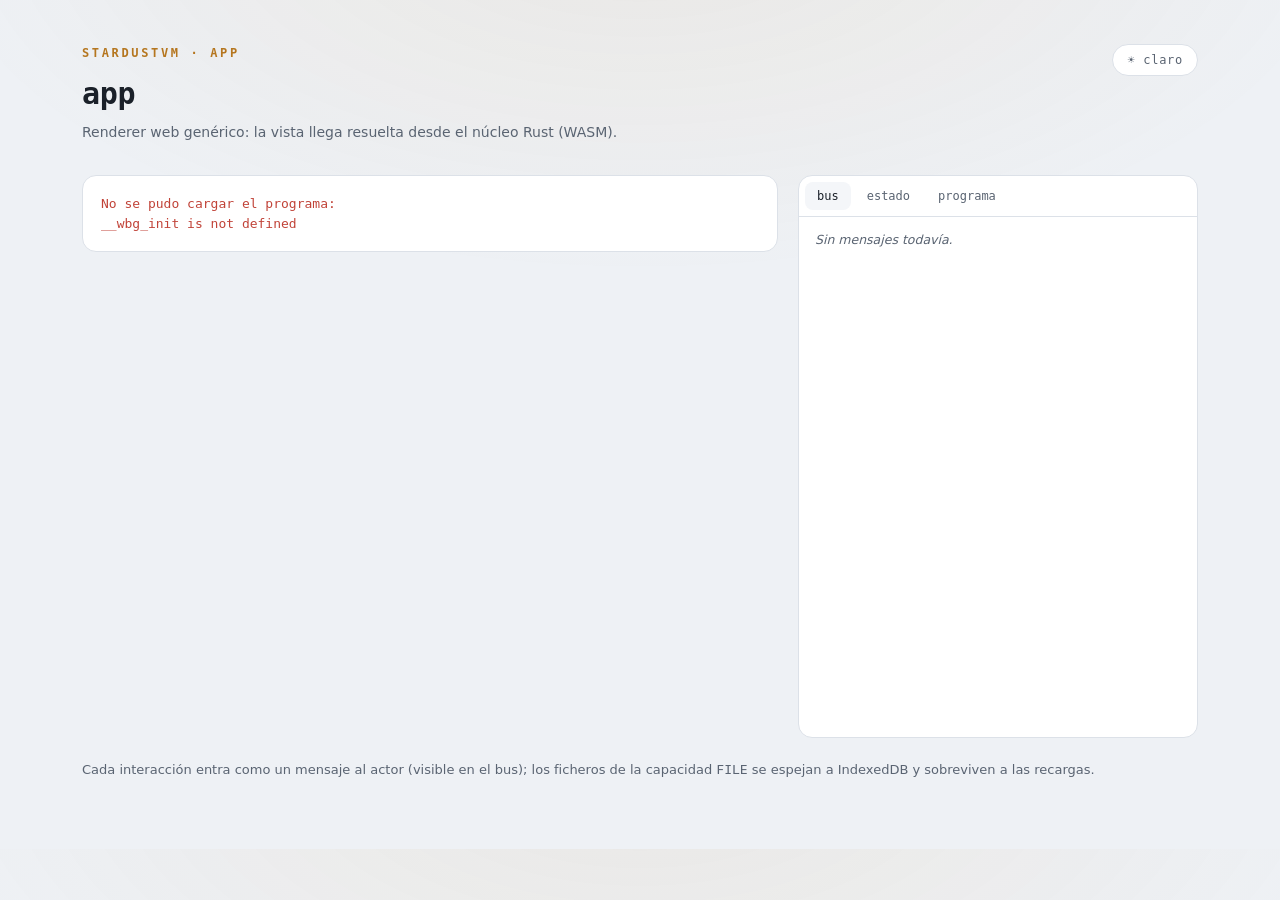
<file: web/app.template.html>
<!doctype html>
<html lang="es">
<head>
<meta charset="utf-8">
<meta name="viewport" content="width=device-width, initial-scale=1">
<title>StardustVM · App</title>
<!--
  web/app.template.html — Renderer web GENÉRICO de la StardustVM.

  Pinta cualquier programa StardustLang con `view`: el árbol de widgets llega ya
  resuelto del núcleo Rust (engine.render()) y web/runtime.js lo traduce a DOM.
  Esta página no lleva lógica de negocio: solo el marco (bus, estado, fuente) y
  el disco persistente (VFS del Engine espejado a IndexedDB).

  Marcadores (con doble guion bajo) que sustituye web/build-app.sh:
    PROGRAM      JSON del programa (dentro de un <script type="application/json">)
    GLUE     glue de wasm-bindgen (--target web)
    RUNTIME  web/runtime.js
    WASM         el .wasm en base64 (sin fetch: apto para CSP estricto)
-->
<style>
  :root{
    --bg:#0d1117; --panel:#161b22; --panel-2:#1b222c; --ink:#e6edf3; --muted:#8b949e;
    --line:#2a313c; --accent:#e0a458; --accent-ink:#241704; --lcd:#7ee0c8; --lcd-bg:#0a1712;
    --danger:#f2685f; --ok:#5db98b;
    --mono: ui-monospace, "SF Mono", "JetBrains Mono", "Cascadia Code", Menlo, Consolas, monospace;
    --sans: system-ui, -apple-system, "Segoe UI", Roboto, Helvetica, Arial, sans-serif;
    --radius:14px;
  }
  @media (prefers-color-scheme: light){
    :root:not([data-theme="dark"]){
      --bg:#eef1f5; --panel:#ffffff; --panel-2:#f4f6f9; --ink:#1a2029; --muted:#5a6472;
      --line:#dce1e8; --accent:#b5761f; --accent-ink:#fff6ea; --lcd:#0f7a63; --lcd-bg:#e7f4ee;
      --danger:#c14338; --ok:#2f8a5f;
    }
  }
  :root[data-theme="light"]{
    --bg:#eef1f5; --panel:#ffffff; --panel-2:#f4f6f9; --ink:#1a2029; --muted:#5a6472;
    --line:#dce1e8; --accent:#b5761f; --accent-ink:#fff6ea; --lcd:#0f7a63; --lcd-bg:#e7f4ee;
    --danger:#c14338; --ok:#2f8a5f;
  }

  *{ box-sizing:border-box; }
  body{
    margin:0; background:var(--bg); color:var(--ink); font-family:var(--mono);
    line-height:1.5; -webkit-font-smoothing:antialiased;
    background-image:radial-gradient(1200px 600px at 50% -10%, color-mix(in srgb, var(--accent) 8%, transparent), transparent 60%);
  }
  .wrap{ max-width:1180px; margin:0 auto; padding:clamp(20px,4vw,44px) clamp(16px,3vw,32px) 56px; }

  header.head{ display:flex; align-items:flex-start; justify-content:space-between; gap:16px; margin-bottom:24px; }
  .eyebrow{ font-size:12px; letter-spacing:.22em; text-transform:uppercase; color:var(--accent); font-weight:600; }
  h1{ font-size:clamp(22px,3.4vw,30px); margin:.3em 0 .2em; letter-spacing:-.01em; font-weight:650; overflow-wrap:anywhere; }
  .sub{ color:var(--muted); font-family:var(--sans); font-size:14px; }
  .chips{ display:flex; flex-wrap:wrap; gap:6px; margin-top:8px; }
  .chip{ font-size:11.5px; border:1px solid var(--line); background:var(--panel); border-radius:999px; padding:2px 10px; color:var(--muted); }
  .chip b{ color:var(--ink); font-weight:600; }
  .chip.warn{ color:var(--danger); border-color:color-mix(in srgb, var(--danger) 40%, var(--line)); }
  .theme-btn{
    flex:none; font-family:var(--mono); font-size:12px; letter-spacing:.06em; color:var(--muted);
    background:var(--panel); border:1px solid var(--line); border-radius:999px; padding:8px 14px; cursor:pointer;
  }
  .theme-btn:hover{ color:var(--ink); border-color:var(--accent); }

  .device{ display:grid; grid-template-columns:minmax(0,1fr) minmax(0,400px); gap:20px; align-items:start; }
  @media (max-width:860px){ .device{ grid-template-columns:1fr; } }
  .panel{ background:var(--panel); border:1px solid var(--line); border-radius:var(--radius); min-width:0; }
  .app{ padding:18px; }
  .err{ color:var(--danger); white-space:pre-wrap; font-size:13px; }

  .tabs{ display:flex; gap:4px; padding:6px; border-bottom:1px solid var(--line); }
  .tab{ font-family:var(--mono); font-size:12px; color:var(--muted); background:transparent; border:0; border-radius:8px; padding:7px 12px; cursor:pointer; }
  .tab[aria-selected="true"]{ color:var(--ink); background:var(--panel-2); }
  .tab:hover{ color:var(--ink); }
  .pane{ padding:14px 16px; height:min(520px,60vh); overflow:auto; font-size:12.5px; }
  .pane[hidden]{ display:none; }
  .pane pre{ margin:0; white-space:pre-wrap; word-break:break-word; }
  .bus .line{ padding:2px 0; white-space:pre-wrap; word-break:break-word; }
  .bus .line .arrow{ color:var(--accent); }
  .bus .line.danger{ color:var(--danger); }
  .bus .empty{ color:var(--muted); font-family:var(--sans); font-style:italic; }
  .actor-block{ margin-bottom:14px; }
  .actor-name{ color:var(--accent); }
  .cap{ color:var(--muted); }
  .kv{ display:grid; grid-template-columns:auto 1fr; gap:2px 12px; margin-top:6px; }
  .kv .k{ color:var(--muted); } .kv .v{ overflow-wrap:anywhere; }
  .foot{ margin-top:22px; color:var(--muted); font-family:var(--sans); font-size:13px; }

  /* ── Widgets (clases que emite web/runtime.js) ─────────────────────────── */
  .w-col{ display:flex; flex-direction:column; gap:10px; min-width:0; }
  .w-row{ display:flex; flex-wrap:wrap; gap:10px; align-items:center; min-width:0; }
  .w-grid{ display:grid; gap:10px; }
  .w-list{ display:flex; flex-direction:column; gap:6px; min-width:0; }
  .w-label{ overflow-wrap:anywhere; white-space:pre-wrap; }
  .w-col > .w-label:first-child{
    background:var(--lcd-bg); color:var(--lcd); border:1px solid var(--line); border-radius:10px;
    padding:12px 14px; font-size:clamp(18px,3vw,26px); font-variant-numeric:tabular-nums;
  }
  .w-button{
    font-family:var(--mono); font-size:15px; color:var(--ink); background:var(--panel-2);
    border:1px solid var(--line); border-radius:10px; padding:10px 14px; min-height:44px; cursor:pointer;
    transition:transform .05s ease, border-color .15s; overflow-wrap:anywhere;
  }
  .w-button:hover{ border-color:color-mix(in srgb, var(--accent) 55%, var(--line)); }
  .w-button:active{ transform:translateY(1px); }
  .w-button:focus-visible, .w-input input:focus-visible, .w-textarea textarea:focus-visible{ outline:2px solid var(--accent); outline-offset:2px; }
  .w-input{ display:flex; gap:8px; min-width:0; }
  .w-input input{ flex:1; min-width:0; font:inherit; font-size:14px; color:var(--ink); background:var(--panel-2); border:1px solid var(--line); border-radius:10px; padding:10px 12px; }
  .w-image{ border:1px solid var(--line); border-radius:10px; background:var(--panel-2); min-height:120px; display:grid; place-items:center; overflow:hidden; }
  .w-image img{ max-width:100%; max-height:420px; display:block; }
  .w-image iframe{ width:100%; height:420px; border:0; background:#fff; }
  .w-image pre{ margin:0; padding:12px; width:100%; max-height:420px; overflow:auto; font-size:12px; white-space:pre-wrap; }
  .w-empty{ color:var(--muted); font-family:var(--sans); font-style:italic; padding:8px; }
  .w-drop{ display:flex; flex-direction:column; align-items:center; gap:4px; padding:22px; border:1.5px dashed var(--line); border-radius:12px; color:var(--muted); font-family:var(--sans); font-size:13px; cursor:pointer; text-align:center; }
  .w-drop strong{ color:var(--ink); font-family:var(--mono); font-weight:600; }
  .w-drop.over, .w-drop:hover{ border-color:var(--accent); color:var(--ink); }
  .w-textarea{ display:flex; flex-direction:column; gap:8px; }
  .w-textarea textarea{ width:100%; min-height:260px; resize:vertical; font:inherit; font-size:13px; color:var(--ink); background:var(--panel-2); border:1px solid var(--line); border-radius:10px; padding:12px; }
  .w-textarea-bar{ display:flex; justify-content:flex-end; }
  .w-html{ font-family:var(--sans); line-height:1.6; overflow-wrap:anywhere; }
  .w-html code{ font-family:var(--mono); background:var(--panel-2); border:1px solid var(--line); border-radius:5px; padding:0 5px; font-size:.92em; }
  .w-html pre{ background:var(--panel-2); border:1px solid var(--line); border-radius:8px; padding:10px; overflow:auto; }
  .w-html h1, .w-html h2, .w-html h3{ font-family:var(--mono); line-height:1.25; }
  @media (prefers-reduced-motion:reduce){ .w-button:active{ transform:none; } }
</style>
</head>
<body>
<script type="application/json" id="program">
__PROGRAM__
</script>

<div class="wrap">
  <header class="head">
    <div>
      <div class="eyebrow">StardustVM · app</div>
      <h1 id="title">…</h1>
      <div class="sub">Renderer web genérico: la vista llega resuelta desde el núcleo Rust (WASM).</div>
      <div class="chips" id="chips"></div>
    </div>
    <button class="theme-btn" id="theme" type="button">tema</button>
  </header>

  <main class="device">
    <section class="panel app" id="app" aria-label="Vista de la app"></section>

    <section class="panel" aria-label="Observabilidad">
      <div class="tabs" role="tablist">
        <button class="tab" role="tab" aria-selected="true" data-pane="bus">bus</button>
        <button class="tab" role="tab" aria-selected="false" data-pane="state">estado</button>
        <button class="tab" role="tab" aria-selected="false" data-pane="src">programa</button>
      </div>
      <div class="pane bus" id="bus"><div class="empty">Sin mensajes todavía.</div></div>
      <div class="pane" id="state" hidden></div>
      <div class="pane" id="src" hidden><pre></pre></div>
    </section>
  </main>

  <p class="foot">Cada interacción entra como un mensaje al actor (visible en el bus); los ficheros de la capacidad
    <code>FILE</code> se espejan a IndexedDB y sobreviven a las recargas.</p>
</div>

<script type="module">
/*__GLUE__*/

/*__RUNTIME__*/

// ── Tema ────────────────────────────────────────────────────────────────────
const themeBtn=document.getElementById("theme");
const prefersDark=()=>matchMedia("(prefers-color-scheme: dark)").matches;
function applyTheme(t){ if (t) document.documentElement.dataset.theme=t; else delete document.documentElement.dataset.theme;
  const dark = t ? t==="dark" : prefersDark(); themeBtn.textContent = dark ? "☾ oscuro" : "☀ claro"; }
let theme=null; try { theme=localStorage.getItem("stardust-theme"); } catch(_){}
applyTheme(theme);
themeBtn.addEventListener("click",()=>{ const dark = theme ? theme==="dark" : prefersDark();
  theme = dark ? "light" : "dark"; try { localStorage.setItem("stardust-theme", theme); } catch(_){} applyTheme(theme); });

// ── Pestañas ────────────────────────────────────────────────────────────────
document.querySelectorAll(".tab").forEach(t=>t.addEventListener("click",()=>{
  document.querySelectorAll(".tab").forEach(x=>x.setAttribute("aria-selected", String(x===t)));
  document.querySelectorAll(".pane").forEach(p=>p.hidden = p.id!==t.dataset.pane);
}));

// ── Observabilidad ──────────────────────────────────────────────────────────
const busEl=document.getElementById("bus");
function trace(line){
  if (busEl.querySelector(".empty")) busEl.replaceChildren();
  const d=document.createElement("div"); d.className="line";
  if (/FALLO|denegad|error(?!: null)/i.test(line)) d.classList.add("danger");
  const m=line.match(/^(.*?)( -> )(.*)$/);
  if (m){ d.append(m[1]); const a=document.createElement("span"); a.className="arrow"; a.textContent=m[2]; d.append(a, m[3]); }
  else d.textContent=line;
  busEl.appendChild(d); busEl.scrollTop=busEl.scrollHeight;
}
function fmt(v){ if (typeof v==="string") return JSON.stringify(v); const s=JSON.stringify(v); return s.length>160 ? s.slice(0,157)+"…" : s; }
function showState(engine){
  const st=JSON.parse(engine.state_json()); const frag=document.createDocumentFragment();
  for (const [name, a] of Object.entries(st)){
    const b=document.createElement("div"); b.className="actor-block";
    const h=document.createElement("div");
    h.innerHTML='<span class="actor-name"></span> <span class="cap"></span>';
    h.firstChild.textContent=name; h.lastChild.textContent="["+(a.capabilities||[]).join(", ")+"]";
    const kv=document.createElement("div"); kv.className="kv";
    const keys=Object.keys(a.memory||{}).sort();
    if (!keys.length){ const e=document.createElement("div"); e.className="k"; e.textContent="(memoria vacía)"; kv.appendChild(e); }
    for (const k of keys){ const kk=document.createElement("div"); kk.className="k"; kk.textContent=k;
      const vv=document.createElement("div"); vv.className="v"; vv.textContent=fmt(a.memory[k]); kv.append(kk, vv); }
    b.append(h, kv); frag.appendChild(b);
  }
  document.getElementById("state").replaceChildren(frag);
}

// ── Arranque ────────────────────────────────────────────────────────────────
const source=document.getElementById("program").textContent.trim();
const appEl=document.getElementById("app");
let prog={}; try { prog=JSON.parse(source); } catch(_){}
const name=prog.program || "app";
document.title=name+" · StardustVM";
document.getElementById("title").textContent=name;
document.querySelector("#src pre").textContent=JSON.stringify(prog, null, 2);
const chips=document.getElementById("chips");
for (const a of prog.actors || []){
  const c=document.createElement("span"); c.className="chip";
  c.innerHTML="<b></b> "; c.firstChild.textContent=a.name; c.append((a.capabilities||[]).join(" · ") || "ciego");
  chips.appendChild(c);
}

try {
  await __wbg_init({ module_or_path: b64ToBytes("__WASM__") });
  const disk=openStardustDisk("stardust-app:"+name);
  const rt=createStardustRuntime({
    source, rootEl:appEl, onTrace:trace,
    mirror: async (engine)=>{ await disk.mirror(engine); showState(engine); },
  });
  (await disk.mount(rt.engine)).forEach(trace);
  if (!(await disk.persistent)){
    const c=document.createElement("span"); c.className="chip warn"; c.textContent="sin IndexedDB: no persiste"; chips.appendChild(c);
  }
  showState(rt.engine);
  await rt.start();
} catch (e){
  const d=document.createElement("div"); d.className="err";
  d.textContent="No se pudo cargar el programa:\n"+(e && e.message ? e.message : e);
  appEl.replaceChildren(d);
  console.error(e);
}
</script>
</body>
</html>
</file>
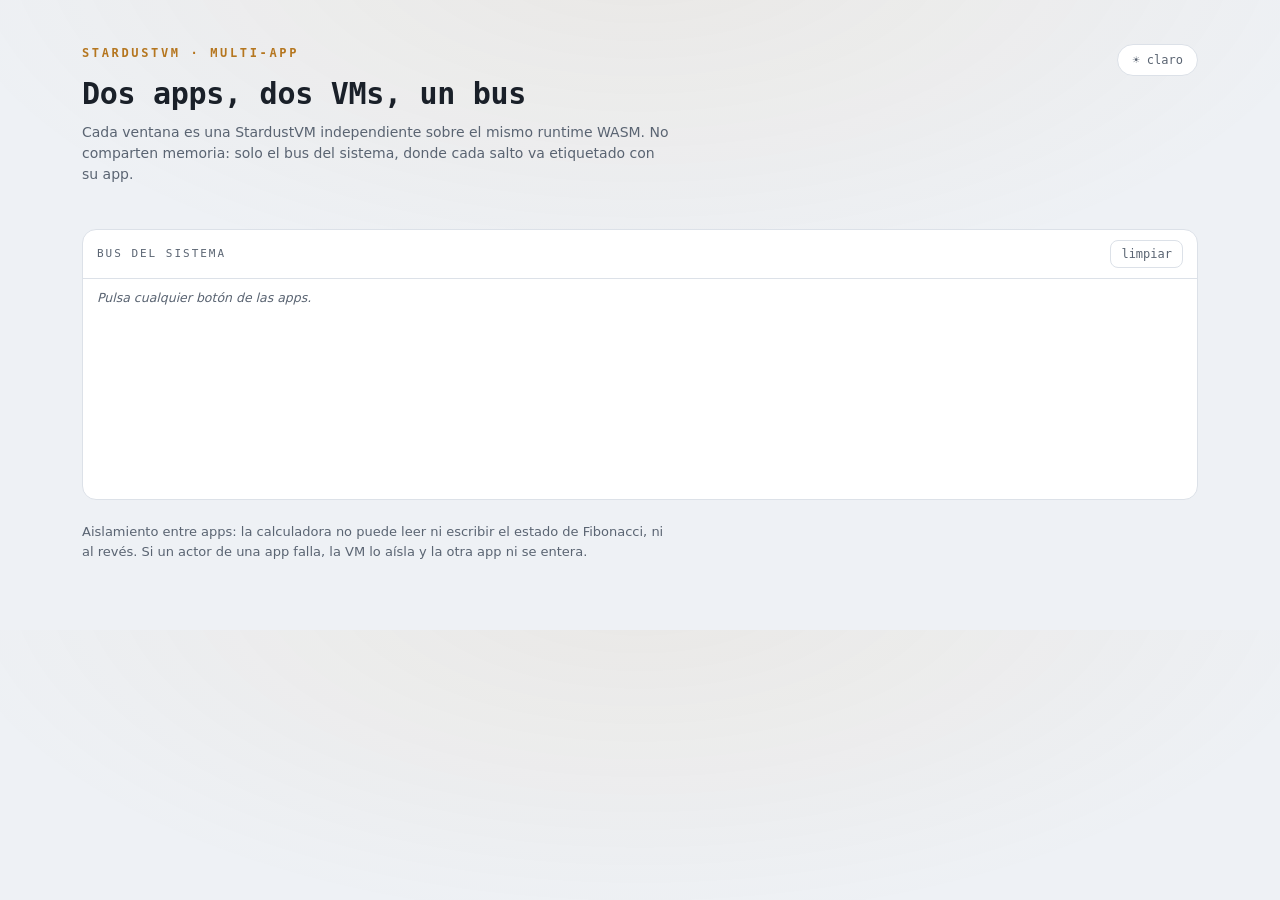
<file: web/desktop.template.html>
<!doctype html>
<html lang="es">
<head>
<meta charset="utf-8">
<meta name="viewport" content="width=device-width, initial-scale=1">
<title>StardustVM · Escritorio</title>
<!--
  web/desktop.template.html — Escritorio multi-app.

  Dos apps con GUI (programs/calculadora.json y programs/fibonacci_ui.json)
  corren como DOS StardustVM independientes (un Engine cada una) en la misma
  pestaña y el mismo módulo WASM. Comparten solo el bus del sistema, donde cada
  salto va etiquetado con su app: las memorias están aisladas.

  Marcadores con doble guion bajo (web/build-desktop.sh): PROG_CALC, PROG_FIB, GLUE,
  RUNTIME, WASM
-->
<style>
  :root{
    --bg:#0d1117; --panel:#161b22; --panel-2:#1b222c; --ink:#e6edf3; --muted:#8b949e;
    --line:#2a313c; --accent:#e0a458; --accent-ink:#241704; --lcd:#7ee0c8; --lcd-bg:#0a1712;
    --danger:#f2685f; --ok:#5db98b; --app-a:#e0a458; --app-b:#7aa7ff;
    --mono: ui-monospace, "SF Mono", "JetBrains Mono", "Cascadia Code", Menlo, Consolas, monospace;
    --sans: system-ui, -apple-system, "Segoe UI", Roboto, Helvetica, Arial, sans-serif;
    --radius:14px;
  }
  @media (prefers-color-scheme: light){
    :root:not([data-theme="dark"]){
      --bg:#eef1f5; --panel:#ffffff; --panel-2:#f4f6f9; --ink:#1a2029; --muted:#5a6472;
      --line:#dce1e8; --accent:#b5761f; --accent-ink:#fff6ea; --lcd:#0f7a63; --lcd-bg:#e7f4ee;
      --danger:#c14338; --ok:#2f8a5f; --app-a:#a8691a; --app-b:#2f5fc4;
    }
  }
  :root[data-theme="light"]{
    --bg:#eef1f5; --panel:#ffffff; --panel-2:#f4f6f9; --ink:#1a2029; --muted:#5a6472;
    --line:#dce1e8; --accent:#b5761f; --accent-ink:#fff6ea; --lcd:#0f7a63; --lcd-bg:#e7f4ee;
    --danger:#c14338; --ok:#2f8a5f; --app-a:#a8691a; --app-b:#2f5fc4;
  }
  *{ box-sizing:border-box; }
  body{ margin:0; background:var(--bg); color:var(--ink); font-family:var(--mono); line-height:1.5; -webkit-font-smoothing:antialiased;
    background-image:radial-gradient(1200px 600px at 50% -10%, color-mix(in srgb, var(--accent) 8%, transparent), transparent 60%); }
  .wrap{ max-width:1180px; margin:0 auto; padding:clamp(20px,4vw,44px) clamp(16px,3vw,32px) 56px; }
  header.head{ display:flex; align-items:flex-start; justify-content:space-between; gap:16px; margin-bottom:24px; }
  .eyebrow{ font-size:12px; letter-spacing:.22em; text-transform:uppercase; color:var(--accent); font-weight:600; }
  h1{ font-size:clamp(22px,3.4vw,30px); margin:.3em 0 .2em; letter-spacing:-.01em; font-weight:650; }
  .sub{ color:var(--muted); font-family:var(--sans); font-size:14px; max-width:66ch; }
  .theme-btn{ flex:none; font-family:var(--mono); font-size:12px; color:var(--muted); background:var(--panel); border:1px solid var(--line);
    border-radius:999px; padding:8px 14px; cursor:pointer; }
  .theme-btn:hover{ color:var(--ink); border-color:var(--accent); }

  .apps{ display:grid; grid-template-columns:repeat(2, minmax(0,1fr)); gap:20px; align-items:start; }
  @media (max-width:820px){ .apps{ grid-template-columns:1fr; } }
  .win{ background:var(--panel); border:1px solid var(--line); border-radius:var(--radius); overflow:hidden; min-width:0; }
  .win-bar{ display:flex; align-items:center; gap:10px; padding:10px 14px; border-bottom:1px solid var(--line); background:var(--panel-2); }
  .win-bar .swatch{ width:10px; height:10px; border-radius:3px; flex:none; }
  .win-bar .name{ font-weight:650; font-size:13.5px; }
  .win-bar .meta{ margin-left:auto; color:var(--muted); font-size:11.5px; }
  .win-body{ padding:16px; }
  .mem{ border-top:1px solid var(--line); padding:10px 14px 12px; font-size:11.5px; }
  .mem summary{ cursor:pointer; color:var(--muted); }
  .mem pre{ margin:8px 0 0; white-space:pre-wrap; word-break:break-word; max-height:200px; overflow:auto; }

  .bus-panel{ margin-top:20px; background:var(--panel); border:1px solid var(--line); border-radius:var(--radius); }
  .bus-head{ display:flex; align-items:center; gap:10px; padding:10px 14px; border-bottom:1px solid var(--line); }
  .bus-head .t{ font-size:11px; letter-spacing:.18em; text-transform:uppercase; color:var(--muted); }
  .bus-head .clear{ margin-left:auto; font:inherit; font-size:12px; color:var(--muted); background:transparent; border:1px solid var(--line); border-radius:8px; padding:4px 10px; cursor:pointer; }
  .bus-head .clear:hover{ color:var(--ink); border-color:var(--accent); }
  #bus{ height:220px; overflow:auto; padding:10px 14px; font-size:12.5px; }
  #bus .line{ padding:2px 0; white-space:pre-wrap; word-break:break-word; }
  #bus .tag{ display:inline-block; min-width:9ch; font-weight:650; }
  #bus .line.danger{ color:var(--danger); }
  #bus .empty{ color:var(--muted); font-family:var(--sans); font-style:italic; }
  .foot{ margin-top:22px; color:var(--muted); font-family:var(--sans); font-size:13px; max-width:72ch; }
  .err{ color:var(--danger); white-space:pre-wrap; font-size:13px; }

  /* Widgets (web/runtime.js) */
  .w-col{ display:flex; flex-direction:column; gap:12px; min-width:0; }
  .w-row{ display:flex; flex-wrap:wrap; gap:10px; }
  .w-grid{ display:grid; gap:10px; }
  .w-label{ overflow-wrap:anywhere; }
  .w-col > .w-label:first-child{ background:var(--lcd-bg); color:var(--lcd); border:1px solid var(--line); border-radius:10px;
    font-size:clamp(20px,3.6vw,30px); text-align:right; padding:14px 16px; min-height:1.4em; font-variant-numeric:tabular-nums; }
  .w-button{ font-family:var(--mono); font-size:17px; color:var(--ink); background:var(--panel-2); border:1px solid var(--line);
    border-radius:12px; min-height:52px; padding:0 10px; cursor:pointer; transition:transform .05s ease, border-color .15s; }
  .w-button:hover{ border-color:color-mix(in srgb, var(--accent) 55%, var(--line)); }
  .w-button:active{ transform:translateY(2px); }
  .w-button:focus-visible{ outline:2px solid var(--accent); outline-offset:2px; }
  .w-empty{ color:var(--muted); font-style:italic; }
  @media (prefers-reduced-motion:reduce){ .w-button:active{ transform:none; } }
</style>
</head>
<body>
<script type="application/json" id="prog-a">
__PROG_CALC__
</script>
<script type="application/json" id="prog-b">
__PROG_FIB__
</script>

<div class="wrap">
  <header class="head">
    <div>
      <div class="eyebrow">StardustVM · multi-app</div>
      <h1>Dos apps, dos VMs, un bus</h1>
      <div class="sub">Cada ventana es una StardustVM independiente sobre el mismo runtime WASM. No comparten memoria:
        solo el bus del sistema, donde cada salto va etiquetado con su app.</div>
    </div>
    <button class="theme-btn" id="theme" type="button">tema</button>
  </header>

  <main class="apps" id="apps"></main>

  <section class="bus-panel" aria-label="Bus del sistema">
    <div class="bus-head"><span class="t">Bus del sistema</span><button class="clear" id="clear" type="button">limpiar</button></div>
    <div id="bus"><div class="empty">Pulsa cualquier botón de las apps.</div></div>
  </section>

  <p class="foot">Aislamiento entre apps: la calculadora no puede leer ni escribir el estado de Fibonacci, ni al revés.
    Si un actor de una app falla, la VM lo aísla y la otra app ni se entera.</p>
</div>

<script type="module">
/*__GLUE__*/

/*__RUNTIME__*/

const $=(id)=>document.getElementById(id);
const prefersDark=()=>matchMedia("(prefers-color-scheme: dark)").matches;
let theme=null; try { theme=localStorage.getItem("stardust-theme"); } catch(_){}
function applyTheme(){ if (theme) document.documentElement.dataset.theme=theme; else delete document.documentElement.dataset.theme;
  $("theme").textContent=(theme ? theme==="dark" : prefersDark()) ? "☾ oscuro" : "☀ claro"; }
applyTheme();
$("theme").addEventListener("click",()=>{ theme=(theme ? theme==="dark" : prefersDark()) ? "light" : "dark";
  try { localStorage.setItem("stardust-theme", theme); } catch(_){} applyTheme(); });

const bus=$("bus");
function sysTrace(app, color, line){
  if (bus.querySelector(".empty")) bus.replaceChildren();
  const d=document.createElement("div"); d.className="line";
  if (/FALLO|error(?!: null)/i.test(line)) d.classList.add("danger");
  const tag=document.createElement("span"); tag.className="tag"; tag.style.color=color; tag.textContent="["+app+"]";
  d.append(tag, " "+line); bus.appendChild(d); bus.scrollTop=bus.scrollHeight;
}
$("clear").addEventListener("click",()=>bus.replaceChildren());

function makeWindow(source, color){
  const prog=JSON.parse(source);
  const name=prog.program || "app";
  const el=document.createElement("section"); el.className="win"; el.setAttribute("aria-label", name);
  el.innerHTML=`<div class="win-bar"><span class="swatch"></span><span class="name"></span><span class="meta"></span></div>
    <div class="win-body"></div><details class="mem"><summary>memoria de los actores</summary><pre></pre></details>`;
  el.querySelector(".swatch").style.background=color;
  el.querySelector(".name").textContent=name;
  el.querySelector(".meta").textContent=(prog.actors||[]).map(a=>a.name).join(" · ");
  $("apps").appendChild(el);
  const pre=el.querySelector(".mem pre");
  const showMem=(engine)=>{ pre.textContent=JSON.stringify(Object.fromEntries(
    Object.entries(JSON.parse(engine.state_json())).map(([k,v])=>[k, v.memory])), null, 2); };
  const label=name.replace(/-ui$/, "");
  try {
    const rt=createStardustRuntime({
      source, rootEl:el.querySelector(".win-body"),
      onTrace:(line)=>sysTrace(label, color, line),
      mirror:async (engine)=>showMem(engine),
    });
    showMem(rt.engine);
    return rt;
  } catch (e){
    const d=document.createElement("div"); d.className="err"; d.textContent="No se pudo cargar: "+(e && e.message ? e.message : e);
    el.querySelector(".win-body").replaceChildren(d);
    return null;
  }
}

await __wbg_init({ module_or_path: b64ToBytes("__WASM__") });
const apps=[
  makeWindow($("prog-a").textContent.trim(), "var(--app-a)"),
  makeWindow($("prog-b").textContent.trim(), "var(--app-b)"),
];
for (const rt of apps) if (rt) await rt.start();
</script>
</body>
</html>
</file>
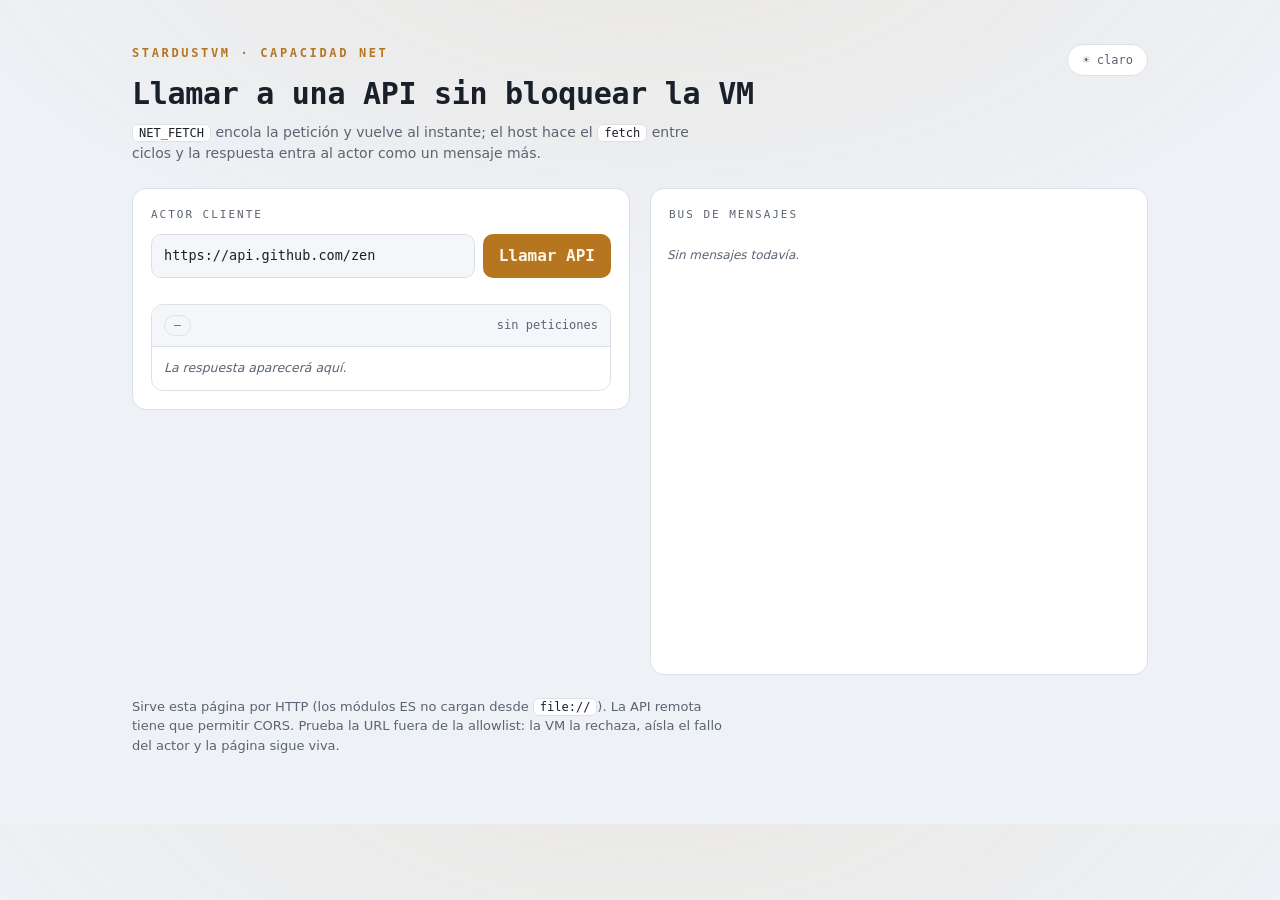
<file: web/net-demo.template.html>
<!doctype html>
<html lang="es">
<head>
<meta charset="utf-8">
<meta name="viewport" content="width=device-width, initial-scale=1">
<title>StardustVM · Red</title>
<!--
  web/net-demo.template.html — La capacidad NET sobre WASM.

  El actor `Cliente` (programs/red_ui.json) ejecuta NET_FETCH, que NO devuelve
  nada inline: encola la petición. El host la recoge con take_outbound(), hace
  fetch() y devuelve el resultado con deliver(), que la reinyecta como un
  on_message {kind:"net_response",…}. Todo el bombeo vive en web/runtime.js
  (pumpNet); esta página solo manda {kind:"pedir", url} y muestra la memoria
  del actor. Una URL fuera de `net_allow` es un fallo aislado del actor.

  Marcadores con doble guion bajo (web/build-net-demo.sh): PROGRAM, GLUE, RUNTIME, WASM
-->
<style>
  :root{
    --bg:#0d1117; --panel:#161b22; --panel-2:#1b222c; --ink:#e6edf3; --muted:#8b949e;
    --line:#2a313c; --accent:#e0a458; --accent-ink:#241704; --lcd:#7ee0c8; --lcd-bg:#0a1712;
    --danger:#f2685f; --ok:#5db98b;
    --mono: ui-monospace, "SF Mono", "JetBrains Mono", "Cascadia Code", Menlo, Consolas, monospace;
    --sans: system-ui, -apple-system, "Segoe UI", Roboto, Helvetica, Arial, sans-serif;
    --radius:14px;
  }
  @media (prefers-color-scheme: light){
    :root:not([data-theme="dark"]){
      --bg:#eef1f5; --panel:#ffffff; --panel-2:#f4f6f9; --ink:#1a2029; --muted:#5a6472;
      --line:#dce1e8; --accent:#b5761f; --accent-ink:#fff6ea; --lcd:#0f7a63; --lcd-bg:#e7f4ee;
      --danger:#c14338; --ok:#2f8a5f;
    }
  }
  :root[data-theme="light"]{
    --bg:#eef1f5; --panel:#ffffff; --panel-2:#f4f6f9; --ink:#1a2029; --muted:#5a6472;
    --line:#dce1e8; --accent:#b5761f; --accent-ink:#fff6ea; --lcd:#0f7a63; --lcd-bg:#e7f4ee;
    --danger:#c14338; --ok:#2f8a5f;
  }
  *{ box-sizing:border-box; }
  body{ margin:0; background:var(--bg); color:var(--ink); font-family:var(--mono); line-height:1.5; -webkit-font-smoothing:antialiased;
    background-image:radial-gradient(1200px 600px at 50% -10%, color-mix(in srgb, var(--accent) 8%, transparent), transparent 60%); }
  .wrap{ max-width:1080px; margin:0 auto; padding:clamp(20px,4vw,44px) clamp(16px,3vw,32px) 56px; }
  header.head{ display:flex; align-items:flex-start; justify-content:space-between; gap:16px; margin-bottom:24px; }
  .eyebrow{ font-size:12px; letter-spacing:.22em; text-transform:uppercase; color:var(--accent); font-weight:600; }
  h1{ font-size:clamp(22px,3.4vw,30px); margin:.3em 0 .2em; letter-spacing:-.01em; font-weight:650; }
  .sub{ color:var(--muted); font-family:var(--sans); font-size:14px; max-width:66ch; }
  .sub code, .foot code{ font-family:var(--mono); color:var(--ink); background:var(--panel); padding:1px 6px; border-radius:6px; border:1px solid var(--line); font-size:12px; }
  .theme-btn{ flex:none; font-family:var(--mono); font-size:12px; color:var(--muted); background:var(--panel); border:1px solid var(--line);
    border-radius:999px; padding:8px 14px; cursor:pointer; }
  .theme-btn:hover{ color:var(--ink); border-color:var(--accent); }
  .device{ display:grid; grid-template-columns:minmax(0,1fr) minmax(0,1fr); gap:20px; align-items:start; }
  @media (max-width:820px){ .device{ grid-template-columns:1fr; } }
  .panel{ background:var(--panel); border:1px solid var(--line); border-radius:var(--radius); min-width:0; }
  .pad{ padding:18px; }
  .panel-title{ font-size:11px; letter-spacing:.18em; text-transform:uppercase; color:var(--muted); margin:0 0 10px; }
  form{ display:flex; gap:8px; }
  input[type=url]{ flex:1; min-width:0; font:inherit; font-size:13.5px; color:var(--ink); background:var(--panel-2); border:1px solid var(--line); border-radius:10px; padding:10px 12px; }
  input:focus-visible, button:focus-visible{ outline:2px solid var(--accent); outline-offset:2px; }
  .primary{ flex:none; font:inherit; font-weight:650; color:var(--accent-ink); background:var(--accent); border:0; border-radius:10px; padding:10px 16px; cursor:pointer; }
  .primary:disabled{ opacity:.6; cursor:progress; }
  .presets{ display:flex; flex-wrap:wrap; gap:6px; margin:10px 0 4px; }
  .preset{ font:inherit; font-size:12px; color:var(--muted); background:transparent; border:1px solid var(--line); border-radius:999px; padding:3px 10px; cursor:pointer; }
  .preset:hover{ color:var(--ink); border-color:var(--accent); }
  .preset.blocked{ border-style:dashed; }
  .allow{ font-size:12px; color:var(--muted); margin-top:10px; }
  .allow b{ color:var(--ok); font-weight:500; }
  .result{ margin-top:16px; border:1px solid var(--line); border-radius:12px; overflow:hidden; }
  .result-head{ display:flex; align-items:center; gap:10px; padding:10px 12px; background:var(--panel-2); border-bottom:1px solid var(--line); font-size:13px; }
  .badge{ font-size:11.5px; border-radius:999px; padding:1px 9px; border:1px solid var(--line); color:var(--muted); }
  .badge.ok{ color:var(--ok); border-color:color-mix(in srgb, var(--ok) 45%, var(--line)); }
  .badge.bad{ color:var(--danger); border-color:color-mix(in srgb, var(--danger) 45%, var(--line)); }
  .result-head .estado{ margin-left:auto; color:var(--muted); font-size:12px; }
  .result pre{ margin:0; padding:12px; max-height:300px; overflow:auto; white-space:pre-wrap; word-break:break-word; font-size:12.5px; }
  .result .muted{ color:var(--muted); font-family:var(--sans); font-style:italic; }
  #bus{ height:440px; overflow:auto; padding:12px 16px; font-size:12px; }
  #bus .line{ padding:2px 0; white-space:pre-wrap; word-break:break-word; }
  #bus .line.net{ color:var(--accent); }
  #bus .line.danger{ color:var(--danger); }
  #bus .empty{ color:var(--muted); font-family:var(--sans); font-style:italic; }
  .foot{ margin-top:22px; color:var(--muted); font-family:var(--sans); font-size:13px; max-width:72ch; }
</style>
</head>
<body>
<script type="application/json" id="program">
__PROGRAM__
</script>

<div class="wrap">
  <header class="head">
    <div>
      <div class="eyebrow">StardustVM · capacidad NET</div>
      <h1>Llamar a una API sin bloquear la VM</h1>
      <div class="sub"><code>NET_FETCH</code> encola la petición y vuelve al instante; el host hace el <code>fetch</code>
        entre ciclos y la respuesta entra al actor como un mensaje más.</div>
    </div>
    <button class="theme-btn" id="theme" type="button">tema</button>
  </header>

  <main class="device">
    <section class="panel pad">
      <div class="panel-title">Actor Cliente</div>
      <form id="form">
        <label for="url" hidden>URL</label>
        <input id="url" type="url" required value="https://api.github.com/zen">
        <button class="primary" id="go" type="submit">Llamar API</button>
      </form>
      <div class="presets" id="presets"></div>
      <div class="allow" id="allow"></div>
      <div class="result">
        <div class="result-head"><span class="badge" id="badge">—</span><span id="rurl"></span><span class="estado" id="estado">sin peticiones</span></div>
        <pre id="body"><span class="muted">La respuesta aparecerá aquí.</span></pre>
      </div>
    </section>
    <section class="panel">
      <div class="pad" style="padding-bottom:0"><div class="panel-title">Bus de mensajes</div></div>
      <div id="bus"><div class="empty">Sin mensajes todavía.</div></div>
    </section>
  </main>

  <p class="foot">Sirve esta página por HTTP (los módulos ES no cargan desde <code>file://</code>). La API remota tiene que
    permitir CORS. Prueba la URL fuera de la allowlist: la VM la rechaza, aísla el fallo del actor y la página sigue viva.</p>
</div>

<script type="module">
/*__GLUE__*/

/*__RUNTIME__*/

const $=(id)=>document.getElementById(id);
const prefersDark=()=>matchMedia("(prefers-color-scheme: dark)").matches;
let theme=null; try { theme=localStorage.getItem("stardust-theme"); } catch(_){}
function applyTheme(){ if (theme) document.documentElement.dataset.theme=theme; else delete document.documentElement.dataset.theme;
  $("theme").textContent=(theme ? theme==="dark" : prefersDark()) ? "☾ oscuro" : "☀ claro"; }
applyTheme();
$("theme").addEventListener("click",()=>{ theme=(theme ? theme==="dark" : prefersDark()) ? "light" : "dark";
  try { localStorage.setItem("stardust-theme", theme); } catch(_){} applyTheme(); });

const source=$("program").textContent.trim();
const prog=JSON.parse(source);
const allow=prog.net_allow || [];
const ACTOR=prog.entry || "Cliente";

// Atajos: un endpoint por prefijo permitido + uno fuera de la allowlist.
const PRESETS=[
  ["github zen", "https://api.github.com/zen"],
  ["httpbin /get", "https://httpbin.org/get"],
  ["fuera de la allowlist", "https://example.com/"],
];
for (const [label, url] of PRESETS){
  const b=document.createElement("button"); b.type="button"; b.className="preset"; b.textContent=label; b.title=url;
  if (!allow.some(p=>url.startsWith(p))) b.classList.add("blocked");
  b.addEventListener("click",()=>{ $("url").value=url; $("form").requestSubmit(); });
  $("presets").appendChild(b);
}
$("allow").innerHTML="net_allow: ";
allow.forEach((p,i)=>{ const s=document.createElement("b"); s.textContent=p; $("allow").append(i ? " · " : "", s); });

let failed=false;
function trace(line){
  const bus=$("bus"); if (bus.querySelector(".empty")) bus.replaceChildren();
  const d=document.createElement("div"); d.className="line";
  if (/FALLO|denegad|error(?!: null)/i.test(line)){ d.classList.add("danger"); if (/FALLO/.test(line)) failed=true; }
  else if (/net|fetch|http/i.test(line)) d.classList.add("net");
  d.textContent = line.length>400 ? line.slice(0,397)+"…" : line;
  bus.appendChild(d); bus.scrollTop=bus.scrollHeight;
}

function pretty(text){
  if (typeof text!=="string") return JSON.stringify(text, null, 2);
  try { return JSON.stringify(JSON.parse(text), null, 2); } catch(_){ return text; }
}
// Pinta la memoria del actor Cliente (la página no guarda estado propio).
function show(engine){
  const mem=(JSON.parse(engine.state_json())[ACTOR] || {}).memory || {};
  const badge=$("badge");
  if (failed){
    badge.className="badge bad"; badge.textContent="fallo aislado";
    $("estado").textContent="el actor se reinició"; $("rurl").textContent="";
    $("body").textContent="La VM rechazó la operación (ver el bus). El resto del sistema sigue vivo.";
    return;
  }
  $("estado").textContent=mem.estado || "sin peticiones";
  $("rurl").textContent=mem.url || "";
  if (mem.status===undefined){ badge.className="badge"; badge.textContent=mem.estado ? "…" : "—"; }
  else { badge.className="badge "+(mem.ok ? "ok" : "bad"); badge.textContent = mem.status ? "HTTP "+mem.status : "sin respuesta"; }
  if (mem.cuerpo!==undefined && mem.cuerpo!==null) $("body").textContent=pretty(mem.cuerpo);
  else if (mem.estado) $("body").textContent="…";
}

await __wbg_init({ module_or_path: b64ToBytes("__WASM__") });
const rt=createStardustRuntime({ source, rootEl:document.createElement("div"), onTrace:trace, mirror:async (engine)=>show(engine) });
await rt.start();

$("form").addEventListener("submit", async (e)=>{
  e.preventDefault();
  failed=false;
  $("go").disabled=true;
  try { await rt.fire({ to:ACTOR, send:{ kind:"pedir", url:$("url").value.trim() } }); }
  catch (err){ trace("error del host: "+(err && err.message ? err.message : err)); }
  finally { $("go").disabled=false; show(rt.engine); }
});
</script>
</body>
</html>
</file>
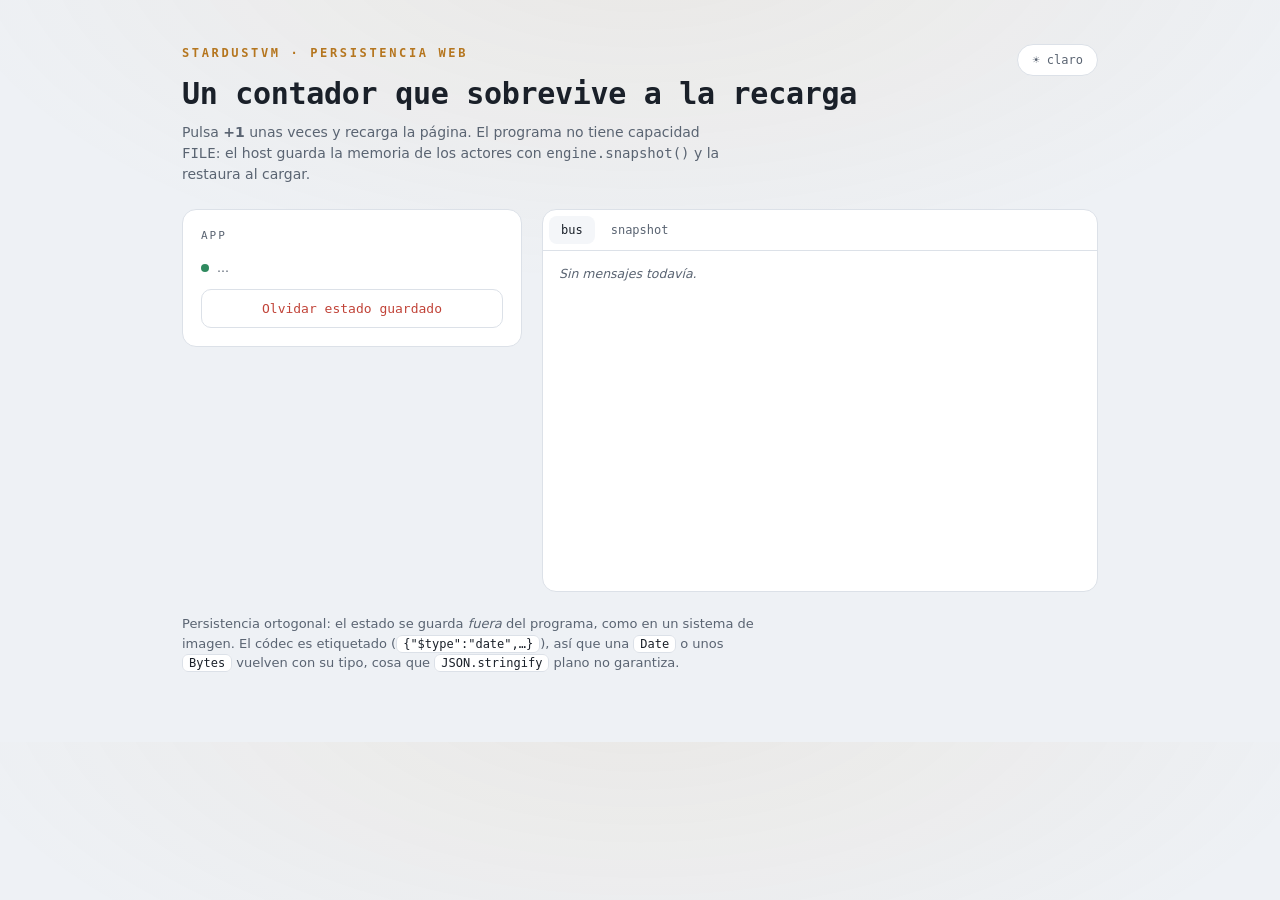
<file: web/persist.template.html>
<!doctype html>
<html lang="es">
<head>
<meta charset="utf-8">
<meta name="viewport" content="width=device-width, initial-scale=1">
<title>StardustVM · Persistencia</title>
<!--
  web/persist.template.html — Persistencia ORTOGONAL en el navegador.

  El programa (programs/contador_ui.json) no sabe que persiste: no tiene la
  capacidad FILE. Es el host quien, tras cada mensaje, serializa la memoria de
  los actores con engine.snapshot() (JSON etiquetado, sin pérdidas: Date y Bytes
  conservan su tipo) a localStorage, y la restaura con engine.restore() al cargar.

  Marcadores con doble guion bajo (web/build-persist.sh): PROGRAM, GLUE, RUNTIME, WASM
-->
<style>
  :root{
    --bg:#0d1117; --panel:#161b22; --panel-2:#1b222c; --ink:#e6edf3; --muted:#8b949e;
    --line:#2a313c; --accent:#e0a458; --accent-ink:#241704; --lcd:#7ee0c8; --lcd-bg:#0a1712;
    --danger:#f2685f; --ok:#5db98b;
    --mono: ui-monospace, "SF Mono", "JetBrains Mono", "Cascadia Code", Menlo, Consolas, monospace;
    --sans: system-ui, -apple-system, "Segoe UI", Roboto, Helvetica, Arial, sans-serif;
    --radius:14px;
  }
  @media (prefers-color-scheme: light){
    :root:not([data-theme="dark"]){
      --bg:#eef1f5; --panel:#ffffff; --panel-2:#f4f6f9; --ink:#1a2029; --muted:#5a6472;
      --line:#dce1e8; --accent:#b5761f; --accent-ink:#fff6ea; --lcd:#0f7a63; --lcd-bg:#e7f4ee;
      --danger:#c14338; --ok:#2f8a5f;
    }
  }
  :root[data-theme="light"]{
    --bg:#eef1f5; --panel:#ffffff; --panel-2:#f4f6f9; --ink:#1a2029; --muted:#5a6472;
    --line:#dce1e8; --accent:#b5761f; --accent-ink:#fff6ea; --lcd:#0f7a63; --lcd-bg:#e7f4ee;
    --danger:#c14338; --ok:#2f8a5f;
  }
  *{ box-sizing:border-box; }
  body{ margin:0; background:var(--bg); color:var(--ink); font-family:var(--mono); line-height:1.5; -webkit-font-smoothing:antialiased;
    background-image:radial-gradient(1200px 600px at 50% -10%, color-mix(in srgb, var(--accent) 8%, transparent), transparent 60%); }
  .wrap{ max-width:980px; margin:0 auto; padding:clamp(20px,4vw,44px) clamp(16px,3vw,32px) 56px; }
  header.head{ display:flex; align-items:flex-start; justify-content:space-between; gap:16px; margin-bottom:24px; }
  .eyebrow{ font-size:12px; letter-spacing:.22em; text-transform:uppercase; color:var(--accent); font-weight:600; }
  h1{ font-size:clamp(22px,3.4vw,30px); margin:.3em 0 .2em; letter-spacing:-.01em; font-weight:650; }
  .sub{ color:var(--muted); font-family:var(--sans); font-size:14px; max-width:62ch; }
  .theme-btn{ flex:none; font-family:var(--mono); font-size:12px; color:var(--muted); background:var(--panel); border:1px solid var(--line);
    border-radius:999px; padding:8px 14px; cursor:pointer; }
  .theme-btn:hover{ color:var(--ink); border-color:var(--accent); }
  .device{ display:grid; grid-template-columns:minmax(0,340px) minmax(0,1fr); gap:20px; align-items:start; }
  @media (max-width:760px){ .device{ grid-template-columns:1fr; } }
  .panel{ background:var(--panel); border:1px solid var(--line); border-radius:var(--radius); min-width:0; }
  .pad{ padding:18px; }
  .panel-title{ font-size:11px; letter-spacing:.18em; text-transform:uppercase; color:var(--muted); margin:0 0 12px; }
  .status{ display:flex; align-items:center; gap:8px; margin-top:14px; font-size:12px; color:var(--muted); font-family:var(--sans); }
  .dot{ width:8px; height:8px; border-radius:50%; background:var(--ok); flex:none; }
  .dot.off{ background:var(--danger); }
  .ghost{ margin-top:12px; width:100%; font:inherit; font-size:13px; padding:9px 12px; background:transparent; color:var(--danger);
    border:1px solid var(--line); border-radius:10px; cursor:pointer; }
  .ghost:hover{ border-color:var(--danger); }
  .tabs{ display:flex; gap:4px; padding:6px; border-bottom:1px solid var(--line); }
  .tab{ font-family:var(--mono); font-size:12px; color:var(--muted); background:transparent; border:0; border-radius:8px; padding:7px 12px; cursor:pointer; }
  .tab[aria-selected="true"]{ color:var(--ink); background:var(--panel-2); }
  .pane{ padding:14px 16px; height:340px; overflow:auto; font-size:12.5px; }
  .pane[hidden]{ display:none; }
  .pane pre{ margin:0; white-space:pre-wrap; word-break:break-word; }
  .bus .line{ padding:2px 0; white-space:pre-wrap; word-break:break-word; }
  .bus .line.host{ color:var(--accent); }
  .bus .line.danger{ color:var(--danger); }
  .bus .empty{ color:var(--muted); font-family:var(--sans); font-style:italic; }
  .foot{ margin-top:22px; color:var(--muted); font-family:var(--sans); font-size:13px; max-width:72ch; }
  .foot code{ font-family:var(--mono); color:var(--ink); background:var(--panel); padding:1px 6px; border-radius:6px; border:1px solid var(--line); font-size:12px; }
  .err{ color:var(--danger); white-space:pre-wrap; font-size:13px; }

  /* Widgets (web/runtime.js) */
  .w-col{ display:flex; flex-direction:column; gap:12px; }
  .w-row{ display:flex; flex-wrap:wrap; gap:10px; }
  .w-grid{ display:grid; gap:10px; }
  .w-label{ overflow-wrap:anywhere; }
  .w-col > .w-label:first-child{ background:var(--lcd-bg); color:var(--lcd); border:1px solid var(--line); border-radius:10px;
    font-size:clamp(40px,9vw,64px); text-align:center; padding:14px; font-variant-numeric:tabular-nums; }
  .w-button{ font-family:var(--mono); font-size:16px; color:var(--ink); background:var(--panel-2); border:1px solid var(--line);
    border-radius:12px; min-height:52px; padding:0 14px; cursor:pointer; transition:transform .05s ease, border-color .15s; }
  .w-button:hover{ border-color:color-mix(in srgb, var(--accent) 55%, var(--line)); }
  .w-button:active{ transform:translateY(2px); }
  .w-button:focus-visible{ outline:2px solid var(--accent); outline-offset:2px; }
  .w-empty{ color:var(--muted); font-style:italic; }
  @media (prefers-reduced-motion:reduce){ .w-button:active{ transform:none; } }
</style>
</head>
<body>
<script type="application/json" id="program">
__PROGRAM__
</script>

<div class="wrap">
  <header class="head">
    <div>
      <div class="eyebrow">StardustVM · persistencia web</div>
      <h1>Un contador que sobrevive a la recarga</h1>
      <div class="sub">Pulsa <b>+1</b> unas veces y recarga la página. El programa no tiene capacidad <code>FILE</code>:
        el host guarda la memoria de los actores con <code>engine.snapshot()</code> y la restaura al cargar.</div>
    </div>
    <button class="theme-btn" id="theme" type="button">tema</button>
  </header>

  <main class="device">
    <section class="panel pad">
      <div class="panel-title">App</div>
      <div id="app"></div>
      <div class="status"><span class="dot" id="dot"></span><span id="status">…</span></div>
      <button class="ghost" id="forget" type="button">Olvidar estado guardado</button>
    </section>
    <section class="panel">
      <div class="tabs" role="tablist">
        <button class="tab" role="tab" aria-selected="true" data-pane="bus">bus</button>
        <button class="tab" role="tab" aria-selected="false" data-pane="snap">snapshot</button>
      </div>
      <div class="pane bus" id="bus"><div class="empty">Sin mensajes todavía.</div></div>
      <div class="pane" id="snap" hidden><pre></pre></div>
    </section>
  </main>

  <p class="foot">Persistencia ortogonal: el estado se guarda <em>fuera</em> del programa, como en un sistema de imagen.
    El códec es etiquetado (<code>{"$type":"date",…}</code>), así que una <code>Date</code> o unos <code>Bytes</code> vuelven con su tipo,
    cosa que <code>JSON.stringify</code> plano no garantiza.</p>
</div>

<script type="module">
/*__GLUE__*/

/*__RUNTIME__*/

const $=(id)=>document.getElementById(id);
const prefersDark=()=>matchMedia("(prefers-color-scheme: dark)").matches;
let theme=null; try { theme=localStorage.getItem("stardust-theme"); } catch(_){}
function applyTheme(){ if (theme) document.documentElement.dataset.theme=theme; else delete document.documentElement.dataset.theme;
  $("theme").textContent=(theme ? theme==="dark" : prefersDark()) ? "☾ oscuro" : "☀ claro"; }
applyTheme();
$("theme").addEventListener("click",()=>{ theme=(theme ? theme==="dark" : prefersDark()) ? "light" : "dark";
  try { localStorage.setItem("stardust-theme", theme); } catch(_){} applyTheme(); });
document.querySelectorAll(".tab").forEach(t=>t.addEventListener("click",()=>{
  document.querySelectorAll(".tab").forEach(x=>x.setAttribute("aria-selected", String(x===t)));
  document.querySelectorAll(".pane").forEach(p=>p.hidden = p.id!==t.dataset.pane);
}));

function trace(line, cls){
  const bus=$("bus"); if (bus.querySelector(".empty")) bus.replaceChildren();
  const d=document.createElement("div"); d.className="line"+(cls ? " "+cls : ""); d.textContent=line;
  if (/FALLO|error(?!: null)/i.test(line)) d.classList.add("danger");
  bus.appendChild(d); bus.scrollTop=bus.scrollHeight;
}
function setStatus(text, ok){ $("status").textContent=text; $("dot").classList.toggle("off", !ok); }
function showSnap(snap){ $("snap").firstElementChild.textContent = snap ? JSON.stringify(JSON.parse(snap), null, 2) : "(nada guardado)"; }

const source=$("program").textContent.trim();
const KEY="stardust-persist:"+(JSON.parse(source).program || "app");
const store={
  get(){ try { return localStorage.getItem(KEY); } catch(_){ return null; } },
  set(v){ try { localStorage.setItem(KEY, v); return true; } catch(_){ return false; } },
  drop(){ try { localStorage.removeItem(KEY); } catch(_){} },
};

try {
  await __wbg_init({ module_or_path: b64ToBytes("__WASM__") });
  const rt=createStardustRuntime({
    source, rootEl:$("app"), onTrace:trace,
    // Tras cada mensaje: snapshot etiquetado → localStorage.
    mirror: async (engine)=>{
      const snap=engine.snapshot();
      if (store.set(snap)){ trace("host :: snapshot guardado ("+snap.length+" B)", "host"); setStatus("guardado en localStorage", true); }
      else setStatus("localStorage no disponible: no persiste", false);
      showSnap(snap);
    },
  });
  const saved=store.get();
  if (saved){
    rt.engine.restore(saved);
    trace("host :: estado restaurado desde localStorage", "host");
    setStatus("estado restaurado de una sesión anterior", true);
  } else setStatus("sin estado previo: arranque limpio", true);
  showSnap(saved);
  await rt.start();

  $("forget").addEventListener("click",()=>{ store.drop(); location.reload(); });
} catch (e){
  const d=document.createElement("div"); d.className="err"; d.textContent="No se pudo cargar: "+(e && e.message ? e.message : e);
  $("app").replaceChildren(d);
}
</script>
</body>
</html>
</file>
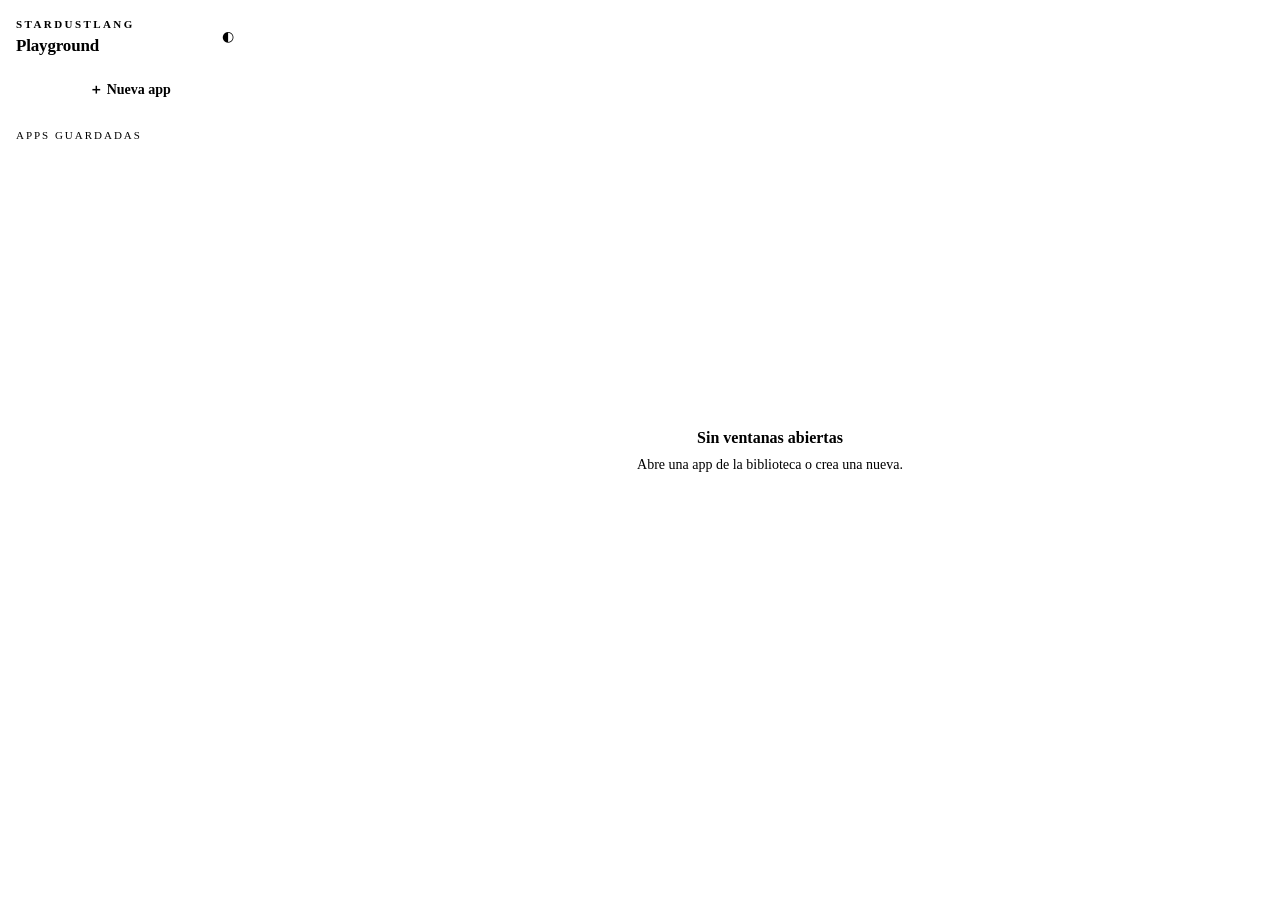
<file: web/playground.template.html>
<!doctype html>
<html lang="es">
<head>
<meta charset="utf-8">
<meta name="viewport" content="width=device-width, initial-scale=1">
<title>Stardust Playground</title>
<!--
  web/playground.template.html — Escritorio de tiles de StardustLang. Dos modos:

  · LOCAL (el HTML abierto suelto, sin servidor): la BIBLIOTECA es un programa
    StardustLang (programs/biblioteca.json): el actor `Biblioteca` (capacidad FILE)
    guarda, borra y lista los programas en su VFS; el host lo espeja a IndexedDB
    ("stardust-biblioteca"). Cada app abierta corre aquí mismo con su Engine y su
    disco ("stardust-run:<app>").
  · SERVIDOR (servido por stardust-server, que inyecta STARDUST_CONFIG): sesión con
    token, la biblioteca es la API (/api/v1/programs, con versiones), y cada app
    corre en un iframe del RUNNER (web/runner.template.html), en otro origen. Las
    rutas /p/{owner}/{name}[/v/{n}] muestran un solo programa (como un artefacto).

  En ambos modos los DATOS de las apps viven solo en el IndexedDB del navegador.
  Escritorio: ventanas en mosaico (master-stack: la 1ª ocupa la columna izquierda,
  el resto se apilan a la derecha). Ver docs/servidor.md, «Playground y runner».

  Marcadores (con doble guion bajo) que sustituye web/build-playground.sh:
    STARDUST_CSS web/stardust.css (tema + widgets)
    GLUE         glue de wasm-bindgen (--target web)
    RUNTIME      web/runtime.js
    BIBLIO       programs/biblioteca.json (dentro de un template literal)
    WASM         el .wasm en base64
  y que sustituye el servidor al servirlo: STARDUST_CONFIG.
-->
<style>
  /*__STARDUST_CSS__*/


  *{ box-sizing:border-box; }
  html, body{ height:100%; }
  body{
    margin:0; background:var(--bg); color:var(--ink); font-family:var(--mono); font-size:14px;
    line-height:1.5; -webkit-font-smoothing:antialiased;
  }
  button{ font:inherit; }
  .shell{ display:grid; grid-template-columns:260px minmax(0,1fr); height:100vh; height:100dvh; }

  /* ── Panel lateral (biblioteca) ─────────────────────────────────────────── */
  aside{ display:flex; flex-direction:column; min-height:0; background:var(--panel); border-right:1px solid var(--line); }
  .brand{ padding:16px 16px 12px; display:flex; align-items:center; justify-content:space-between; gap:8px; }
  .brand .eyebrow{ font-size:11px; letter-spacing:.22em; text-transform:uppercase; color:var(--accent); font-weight:600; }
  .brand h1{ margin:0; font-size:17px; font-weight:650; letter-spacing:-.01em; }
  .icon-btn{ flex:none; width:32px; height:32px; display:grid; place-items:center; color:var(--muted); background:transparent;
    border:1px solid var(--line); border-radius:8px; cursor:pointer; font-size:14px; line-height:1; }
  .icon-btn:hover{ color:var(--ink); border-color:var(--accent); }
  .icon-btn:focus-visible, .primary:focus-visible, .app-open:focus-visible{ outline:2px solid var(--accent); outline-offset:2px; }
  .primary{ margin:0 16px 12px; padding:9px 12px; color:var(--accent-ink); background:var(--accent); border:0; border-radius:9px;
    font-weight:650; cursor:pointer; }
  .primary:hover{ filter:brightness(1.07); }
  .section-title{ padding:6px 16px; font-size:11px; letter-spacing:.18em; text-transform:uppercase; color:var(--muted); }
  #apps{ list-style:none; margin:0; padding:0 8px 8px; overflow:auto; flex:1; min-height:60px; }
  #apps li{ display:flex; align-items:center; gap:2px; border-radius:8px; }
  #apps li:hover, #apps li.open{ background:var(--panel-2); }
  .app-open{ flex:1; min-width:0; text-align:left; background:transparent; border:0; color:var(--ink); padding:8px 8px; cursor:pointer;
    border-radius:8px; overflow:hidden; text-overflow:ellipsis; white-space:nowrap; }
  #apps li.open .app-open::before{ content:"●"; color:var(--ok); margin-right:7px; font-size:9px; vertical-align:2px; }
  .row-btn{ flex:none; width:28px; height:28px; display:grid; place-items:center; background:transparent; border:0; border-radius:6px;
    color:var(--muted); cursor:pointer; opacity:0; }
  #apps li:hover .row-btn, #apps li:focus-within .row-btn{ opacity:1; }
  .row-btn:hover{ color:var(--ink); background:var(--line); }
  .row-btn.del:hover{ color:var(--danger); }
  @media (hover:none){ .row-btn{ opacity:1; } }
  .empty-lib{ padding:10px 16px; color:var(--muted); font-family:var(--sans); font-size:13px; }
  .sysbus{ border-top:1px solid var(--line); padding:10px 12px 12px; font-size:11px; color:var(--muted); max-height:170px; overflow:auto; }
  .sysbus .line{ white-space:pre-wrap; word-break:break-word; padding:1px 0; }
  .sysbus .line.danger{ color:var(--danger); }

  /* ── Escritorio en mosaico (master-stack) ──────────────────────────────── */
  #desk{ display:grid; gap:var(--gap); padding:var(--gap); min-height:0; min-width:0;
    background-image:radial-gradient(900px 500px at 70% -10%, color-mix(in srgb, var(--accent) 7%, transparent), transparent 60%); }
  .placeholder[hidden]{ display:none; }
  .placeholder{ grid-column:1/-1; grid-row:1/-1; display:grid; place-items:center; text-align:center; color:var(--muted); font-family:var(--sans); }
  .placeholder strong{ display:block; color:var(--ink); font-family:var(--mono); font-size:16px; margin-bottom:4px; }
  .win{ grid-column:var(--col,auto); grid-row:var(--row,auto); display:flex; flex-direction:column; min-height:0; min-width:0;
    background:var(--panel); border:1px solid var(--line); border-radius:var(--radius); overflow:hidden; }
  .win.focus{ border-color:color-mix(in srgb, var(--accent) 60%, var(--line)); }
  .win[hidden]{ display:none; }
  .win-bar{ display:flex; align-items:center; gap:6px; padding:6px 6px 6px 12px; border-bottom:1px solid var(--line); background:var(--panel-2); }
  .win-title{ flex:1; min-width:0; overflow:hidden; text-overflow:ellipsis; white-space:nowrap; font-size:13px; font-weight:600; }
  .win-title .caps{ color:var(--muted); font-weight:400; margin-left:6px; font-size:11.5px; }
  .win-bar .icon-btn{ width:28px; height:28px; font-size:13px; }
  .win-bar .icon-btn.close:hover{ color:var(--danger); border-color:var(--danger); }
  .win-body{ flex:1; min-height:0; overflow:auto; padding:14px; }
  .win-bus{ border-top:1px solid var(--line); font-size:11.5px; }
  .win-bus summary{ cursor:pointer; padding:5px 12px; color:var(--muted); user-select:none; }
  .win-bus summary:hover{ color:var(--ink); }
  .win-bus .lines{ max-height:140px; overflow:auto; padding:0 12px 8px; }
  .win-bus .line{ white-space:pre-wrap; word-break:break-word; padding:1px 0; }
  .win-bus .line.danger{ color:var(--danger); }
  .err{ color:var(--danger); white-space:pre-wrap; font-size:13px; }

  @media (max-width:760px){
    .shell{ grid-template-columns:1fr; grid-template-rows:auto minmax(0,1fr); height:auto; min-height:100dvh; }
    aside{ border-right:0; border-bottom:1px solid var(--line); }
    #apps{ max-height:220px; }
    .sysbus{ display:none; }
    #desk{ grid-template-columns:1fr !important; grid-template-rows:none !important; grid-auto-rows:minmax(420px,auto); }
    .win{ grid-column:auto; grid-row:auto; }
  }

  /* ── Diálogo "Nueva app" / "Editar" ────────────────────────────────────── */
  dialog{ width:min(760px, calc(100vw - 32px)); padding:0; color:var(--ink); background:var(--panel); border:1px solid var(--line); border-radius:var(--radius); }
  dialog::backdrop{ background:rgb(0 0 0 / .5); }
  .dlg-head{ padding:14px 16px; border-bottom:1px solid var(--line); font-weight:650; }
  .dlg-body{ padding:14px 16px; display:flex; flex-direction:column; gap:10px; }
  .dlg-body label{ font-size:12px; color:var(--muted); }
  .dlg-body textarea{ width:100%; height:min(52vh,460px); resize:vertical; font-family:var(--mono); font-size:12.5px; color:var(--ink);
    background:var(--panel-2); border:1px solid var(--line); border-radius:9px; padding:12px; }
  .dlg-msg{ min-height:1.4em; font-size:12.5px; color:var(--danger); white-space:pre-wrap; }
  .dlg-foot{ display:flex; justify-content:flex-end; gap:8px; padding:12px 16px; border-top:1px solid var(--line); }
  .ghost{ padding:8px 14px; background:transparent; color:var(--ink); border:1px solid var(--line); border-radius:9px; cursor:pointer; }
  .ghost:hover{ border-color:var(--accent); }
  .dlg-foot .primary{ margin:0; }

  /* ── Modo servidor: sesión, runner, vista de un programa, versiones ────── */
  .login{ display:flex; flex-direction:column; gap:8px; padding:0 16px 12px; }
  .login label{ font-size:12px; color:var(--muted); }
  .login input, .info-row input, .info-row select{ font:inherit; font-size:13px; color:var(--ink); background:var(--panel-2);
    border:1px solid var(--line); border-radius:9px; padding:8px 10px; min-width:0; }
  .login .primary{ margin:0; }
  .login[hidden], #lib[hidden], .session[hidden]{ display:none; }
  #lib{ display:flex; flex-direction:column; min-height:0; flex:1; }
  .session{ display:flex; align-items:center; justify-content:space-between; gap:8px; padding:8px 16px; border-top:1px solid var(--line);
    font-size:12.5px; color:var(--muted); }
  .session span::before{ content:"● "; color:var(--ok); }
  .ghost.small{ padding:4px 10px; font-size:12.5px; border-radius:7px; text-decoration:none; display:inline-block; }
  .app-open .ver{ margin-left:8px; color:var(--muted); font-size:11px; }
  .win-body.framed{ padding:0; overflow:hidden; }
  iframe.runner{ display:block; width:100%; height:100%; border:0; background:var(--panel); }
  .dlg-msg.ok{ color:var(--ok); }
  .info-row{ display:flex; align-items:center; gap:8px; }
  .info-row label{ flex:none; }
  .info-row input, .info-row select{ flex:1; }
  .versions{ list-style:none; margin:0; padding:0; max-height:min(46vh,380px); overflow:auto; display:flex; flex-direction:column; gap:6px; }
  .versions li{ display:flex; align-items:center; gap:8px; padding:8px 10px; border:1px solid var(--line); border-radius:9px; background:var(--panel-2); }
  .versions .v-text{ flex:1; min-width:0; font-size:12.5px; }
  .versions .v-text span{ color:var(--muted); }
  .versions .v-note{ font-family:var(--sans); color:var(--muted); overflow-wrap:anywhere; }
  .shell[hidden], .viewer[hidden]{ display:none; }
  .viewer{ display:flex; flex-direction:column; height:100vh; height:100dvh; }
  .viewer-bar{ display:flex; align-items:center; gap:10px; padding:8px 12px; background:var(--panel); border-bottom:1px solid var(--line); }
  .viewer-title{ flex:1; min-width:0; overflow:hidden; text-overflow:ellipsis; white-space:nowrap; font-weight:600; }
  .viewer-title .caps{ color:var(--muted); font-weight:400; margin-left:6px; font-size:12px; }
  .viewer-body{ flex:1; min-height:0; }
  .viewer-body .err{ margin:16px; }
  .viewer-login{ max-width:420px; margin:40px auto; padding:16px; background:var(--panel); border:1px solid var(--line); border-radius:var(--radius); }
  .viewer-login p{ margin:0 0 12px; font-family:var(--sans); }
  .viewer-login .login{ padding:0; }
</style>
</head>
<body>
<div class="shell" id="shell">
  <aside aria-label="Biblioteca de apps">
    <div class="brand">
      <div><div class="eyebrow">StardustLang</div><h1>Playground</h1></div>
      <button class="icon-btn" id="theme" type="button" title="Cambiar tema" aria-label="Cambiar tema">◐</button>
    </div>
    <form class="login" id="login" hidden>
      <label for="login-token">Token de acceso</label>
      <input id="login-token" type="password" autocomplete="off" spellcheck="false" placeholder="sd_…" required>
      <button class="primary" type="submit">Entrar</button>
      <div class="dlg-msg" id="login-msg" role="alert"></div>
    </form>
    <div id="lib">
      <button class="primary" id="new" type="button">＋ Nueva app</button>
      <div class="section-title" id="lib-title">Apps guardadas</div>
      <ul id="apps"></ul>
    </div>
    <div class="session" id="session" hidden>
      <span id="session-user"></span>
      <button class="ghost small" id="logout" type="button">Salir</button>
    </div>
    <div class="sysbus" id="sysbus" aria-label="Bus de la biblioteca"></div>
  </aside>

  <main id="desk" aria-label="Escritorio">
    <div class="placeholder" id="placeholder">
      <div><strong id="placeholder-title">Sin ventanas abiertas</strong><span id="placeholder-text">Abre una app de la biblioteca o crea una nueva.</span></div>
    </div>
  </main>
</div>

<div class="viewer" id="viewer" hidden>
  <header class="viewer-bar">
    <div class="viewer-title"><span id="viewer-title"></span><span class="caps" id="viewer-meta"></span></div>
    <a class="ghost small" href="/" id="viewer-home">Abrir el playground</a>
  </header>
  <div class="viewer-body" id="viewer-body"></div>
</div>

<dialog id="dlg">
  <form method="dialog" id="dlg-form">
    <div class="dlg-head" id="dlg-title">Nueva app</div>
    <div class="dlg-body">
      <label for="dlg-src">Escribe un programa StardustLang en texto (<code>.stardust</code>) o en JSON. Se guarda con el nombre que declara (<code>app nombre</code>).</label>
      <textarea id="dlg-src" spellcheck="false"></textarea>
      <div class="dlg-msg" id="dlg-msg" role="alert"></div>
    </div>
    <div class="dlg-foot">
      <button class="ghost" type="button" id="dlg-cancel">Cancelar</button>
      <button class="primary" type="submit" id="dlg-save">Guardar y abrir</button>
    </div>
  </form>
</dialog>

<dialog id="info">
  <div class="dlg-head" id="info-title"></div>
  <div class="dlg-body">
    <div class="info-row">
      <label for="info-vis">Visibilidad</label>
      <select id="info-vis">
        <option value="private">Privada: solo tú</option>
        <option value="link">Cualquiera con el enlace</option>
      </select>
    </div>
    <div class="info-row">
      <input id="info-url" readonly aria-label="Enlace del programa">
      <button class="ghost small" id="info-copy" type="button">Copiar</button>
    </div>
    <div class="section-title">Versiones</div>
    <ul class="versions" id="info-versions"></ul>
    <div class="dlg-msg" id="info-msg" role="alert"></div>
  </div>
  <div class="dlg-foot">
    <button class="ghost" type="button" id="info-close">Cerrar</button>
  </div>
</dialog>

<script type="module">
/*__GLUE__*/

/*__RUNTIME__*/

const BIBLIO_SRC = `__BIBLIO__`;

// Configuración que inyecta stardust-server. Sin servidor (HTML abierto suelto)
// queda null: modo local, con la Biblioteca en IndexedDB.
const CONFIG = /*__STARDUST_CONFIG__*/null;
const SERVER = !!(CONFIG && CONFIG.server);

// Programa de partida para "Nueva app": un contador con vista (MVU).
const STARTER = `app contador

actor Contador:
  start:
    n = 0
  on m:
    n = n + m
  view:
    column:
      label(n)
      row:
        button('−1', send=-1)
        button('+1', send=1)
`;

const $=(id)=>document.getElementById(id);

// ── Tema ────────────────────────────────────────────────────────────────────
const prefersDark=()=>matchMedia("(prefers-color-scheme: dark)").matches;
let theme=null; try { theme=localStorage.getItem("stardust-theme"); } catch(_){}
if (theme) document.documentElement.dataset.theme=theme;   // antes de cargar el WASM: sin parpadeo
const applyTheme=()=>{
  if (theme) document.documentElement.dataset.theme=theme; else delete document.documentElement.dataset.theme;
  forEachRunner(w=>w.postMessage({ type:"theme", theme }, CONFIG.runnerOrigin));
};
$("theme").addEventListener("click",()=>{ const dark = theme ? theme==="dark" : prefersDark();
  theme = dark ? "light" : "dark"; try { localStorage.setItem("stardust-theme", theme); } catch(_){} applyTheme(); });

// ── Utilidades ──────────────────────────────────────────────────────────────
function traceLine(container, line){
  const d=document.createElement("div"); d.className="line";
  // Un mensaje puede llevar un programa entero (guardar): se recorta en pantalla.
  const flat=line.replace(/\s+/g, " ");
  d.textContent = flat.length>220 ? flat.slice(0,217)+"…" : flat; if (flat!==line || flat.length>220) d.title=line;
  if (/FALLO|denegad|error(?!: null)|✗/i.test(line)) d.classList.add("danger");
  container.appendChild(d);
  while (container.childElementCount>300) container.firstChild.remove();
  container.scrollTop=container.scrollHeight;
}
const sysTrace=(line)=>traceLine($("sysbus"), line);
const errText=(e)=>String(e && e.message ? e.message : e);
const slug=(s)=>String(s||"").trim().toLowerCase().replace(/[^a-z0-9]+/g, "-").replace(/^-+|-+$/g, "").slice(0,40).replace(/-+$/,"") || "app";
const fmtDate=(iso)=>{ try { return new Date(iso).toLocaleString(); } catch(_){ return iso; } };

/** Capacidades de un programa: { actors: {Actor: [...]}, net_allow: [...] }. */
function capabilitiesOf(ir){
  const actors={}; for (const a of (ir && ir.actors) || []) actors[a.name]=a.capabilities||[];
  return { actors, net_allow:(ir && ir.net_allow)||[] };
}
const capsText=(caps)=>[...new Set(Object.values((caps && caps.actors)||{}).flat())].join(" · ");

/** Valida con la VM (WASM), sin red: `.stardust` o JSON. */
function validateLocal(text){
  const isJson=text.trimStart().startsWith("{");
  let r; try { r=JSON.parse(isJson ? check_program(text) : compile_program(text)); } catch(e){ r={ ok:false, errors:[{ message:errText(e) }] }; }
  let ir=null;
  if (r.ok) ir = isJson ? JSON.parse(text) : r.ir;
  return { ok:!!r.ok, errors:r.errors||[], warnings:r.warnings||[], ir, format: isJson ? "json" : "stardust" };
}
const issueText=(i)=>(i.line ? `línea ${i.line}: ` : i.path ? `${i.path}: ` : "")+i.message;
const issuesText=(list)=>list.map(issueText).join("\n");

await __wbg_init({ module_or_path: b64ToBytes("__WASM__") });

// ── Runner (modo servidor): cada app corre en un iframe de otro origen ──────
const runners=new Map();   // contentWindow → handler(msg)
function forEachRunner(fn){ if (SERVER) runners.forEach((_,w)=>{ try { fn(w); } catch(_){} }); }
window.addEventListener("message",(e)=>{
  if (!SERVER || e.origin!==CONFIG.runnerOrigin) return;
  const h=runners.get(e.source); if (h) h(e.data || {});
});

/**
 * Monta un runner en `container` y, cuando avisa de que está listo, le manda el
 * programa. `opts`: { key, title, ir, capabilities, trusted, onTrace }.
 * Devuelve una función que lo desmonta.
 */
function mountRunner(container, opts){
  const f=document.createElement("iframe");
  f.className="runner"; f.title=opts.title; f.src=CONFIG.runnerOrigin+"/run/";
  // Sin allow-top-navigation: un programa no puede llevarse la pestaña a otra página.
  f.setAttribute("sandbox","allow-scripts allow-same-origin allow-forms allow-popups allow-downloads");
  container.replaceChildren(f);
  runners.set(f.contentWindow, (msg)=>{
    if (msg.type==="ready") f.contentWindow.postMessage({ type:"load", key:opts.key, title:opts.title, ir:opts.ir,
      capabilities:opts.capabilities, trusted:opts.trusted, theme }, CONFIG.runnerOrigin);
    else if (msg.type==="trace" && typeof msg.line==="string") opts.onTrace(msg.line);
    else if (msg.type==="error") opts.onTrace("✗ "+msg.message);
  });
  return ()=>{ runners.delete(f.contentWindow); f.remove(); };
}

/** Borra los datos (IndexedDB del origen del runner) de un programa. */
function dropRunnerData(key){
  return new Promise((resolve)=>{
    const f=document.createElement("iframe"); f.hidden=true; f.src=CONFIG.runnerOrigin+"/run/";
    f.setAttribute("sandbox","allow-scripts allow-same-origin");
    document.body.appendChild(f);
    const done=()=>{ runners.delete(f.contentWindow); f.remove(); clearTimeout(timer); resolve(); };
    const timer=setTimeout(done, 5000);
    runners.set(f.contentWindow, (msg)=>{
      if (msg.type==="ready") f.contentWindow.postMessage({ type:"drop", key }, CONFIG.runnerOrigin);
      else if (msg.type==="dropped") done();
    });
  });
}

// ── API (modo servidor; la sesión va en una cookie HttpOnly) ────────────────
async function api(method, path, body){
  const init={ method, headers:{}, credentials:"same-origin" };
  if (body!==undefined){ init.headers["Content-Type"]="application/json"; init.body=JSON.stringify(body); }
  let r; try { r=await fetch("/api/v1"+path, init); } catch(e){ return { status:0, ok:false, data:{ error:{ message:"sin conexión: "+errText(e) } } }; }
  let data=null; try { data=await r.json(); } catch(_){}
  return { status:r.status, ok:r.ok, data };
}
const apiError=(r)=>(r.data && r.data.error && r.data.error.message) || ("HTTP "+r.status);

let me=null;   // usuario con sesión (modo servidor)

async function login(token){
  const r=await api("POST","/session",{ token });
  if (!r.ok) throw new Error(apiError(r));
  me=r.data.user;
}

// ── Biblioteca: dos implementaciones con la misma interfaz ──────────────────
//   items()          → [{ id, label, version?, visibility? }]
//   load(id, n?)     → { source, ir, capabilities, format, version?, owner? }
//   save(id, text, base) → { id } | lanza Error con .report / .conflict
//   remove(id)
//   dataKey(id)      → nombre del disco de la app
const Local = (()=>{
  // La biblioteca local es un programa StardustLang (programs/biblioteca.json):
  // toda escritura pasa por la capacidad FILE del actor (visible en el bus); el
  // host solo le envía mensajes y espeja su VFS a IndexedDB.
  let biblio=null, disk=null;
  const label=(file)=>file.replace(/\.(json|stardust)$/i, "");
  async function init(){
    biblio=new Engine(BIBLIO_SRC);
    disk=openStardustDisk("stardust-biblioteca");
    (await disk.mount(biblio)).forEach(sysTrace);
  }
  async function send(msg){
    const res=JSON.parse(biblio.event("Biblioteca", JSON.stringify(msg)));
    (res.trace||[]).forEach(sysTrace);
    await disk.mirror(biblio);
  }
  function read(file){ const b=biblio.vfs_get(file); return b ? new TextDecoder().decode(b) : null; }
  function items(){
    const st=JSON.parse(biblio.state_json());
    return ((st.Biblioteca && st.Biblioteca.memory.programas) || [])
      .filter(p=>typeof p==="string" && /\.(json|stardust)$/i.test(p)).map(f=>({ id:f, label:label(f) }));
  }
  async function load(file){
    const source=read(file);
    if (source===null) throw new Error("no existe '"+file+"' en la biblioteca");
    const v=validateLocal(source);
    if (!v.ok) throw new Error(issuesText(v.errors));
    return { source, ir:v.ir, capabilities:capabilitiesOf(v.ir), format:v.format };
  }
  async function save(file, text){
    const v=validateLocal(text);
    const target=slug(v.ir.program)+"."+(v.format==="json" ? "json" : "stardust");
    if (!file && items().some(i=>i.id===target) && !confirm(`Ya existe «${label(target)}». ¿Reemplazarla?`)) return null;
    await send({ cmd:"guardar", nombre:target, fuente:text });
    if (file && file!==target) await send({ cmd:"borrar", nombre:file });
    return { id:target };
  }
  async function remove(file){
    await send({ cmd:"borrar", nombre:file });
    await dropStardustDisk("stardust-run:"+label(file));
  }
  return { init, items, load, save, remove, label, dataKey:(file)=>label(file), editable:()=>true };
})();

const Remote = (()=>{
  let cache=[];
  async function refresh(){
    const r=await api("GET","/programs");
    if (!r.ok) throw new Error(apiError(r));
    cache=r.data.programs.map(p=>({ id:p.owner+"/"+p.name, label:p.name, version:p.current_version, visibility:p.visibility }));
  }
  async function load(id, n){
    const r=await api("GET", n ? `/programs/${id}/versions/${n}` : `/programs/${id}`);
    if (!r.ok) throw Object.assign(new Error(apiError(r)), { status:r.status });
    const v = n ? r.data : r.data.version;
    return { source:v.source, ir:v.ir, capabilities:v.capabilities, format:v.format, version:v.n,
      current: n ? null : r.data.current_version, owner:id.split("/")[0] };
  }
  /** Instala (id null) o actualiza sobre `base`. `force` sobrescribe. */
  async function save(id, text, base, force){
    const r = id
      ? await api("POST", `/programs/${id}/versions`, force ? { source:text, force:true } : { source:text, base_version:base })
      : await api("POST", "/programs", { source:text });
    if (r.ok){
      const p=r.data.program;
      sysTrace(r.data.unchanged ? `= ${p.owner}/${p.name} sin cambios (v${p.current_version})`
        : `✓ ${p.owner}/${p.name} guardada · v${p.current_version}`+(r.data.capabilities_changed ? " · pide capacidades nuevas" : ""));
      await refresh();
      return { id:p.owner+"/"+p.name };
    }
    const e=new Error(apiError(r));
    if (r.data && r.data.report) e.report=r.data.report;
    if (r.data && r.data.error) { e.code=r.data.error.code; e.current=r.data.error.current_version; }
    throw e;
  }
  async function remove(id){
    const r=await api("DELETE", `/programs/${id}`);
    if (!r.ok) throw new Error(apiError(r));
    sysTrace("✓ "+id+" borrada");
    await dropRunnerData(id);
    await refresh();
  }
  return { refresh, items:()=>cache, load, save, remove, label:(id)=>id.split("/")[1], dataKey:(id)=>id,
    editable:(id)=>!!me && id.split("/")[0]===me.handle };
})();

const lib = SERVER ? Remote : Local;

// ── Escritorio: ventanas en mosaico ─────────────────────────────────────────
const desk=$("desk");
const windows=new Map();          // clave de ventana → { el, rt, disk, unmount, maximized }

function layout(){
  const wins=[...windows.values()];
  $("placeholder").hidden = wins.length>0;
  const max=wins.find(w=>w.maximized);
  const n=wins.length;
  desk.style.gridTemplateColumns = (max || n<=1) ? "minmax(0,1fr)" : "minmax(0,1.25fr) minmax(0,1fr)";
  desk.style.gridTemplateRows = (max || n<=1) ? "minmax(0,1fr)" : `repeat(${n-1}, minmax(0,1fr))`;
  wins.forEach((w,i)=>{
    const s=w.el.style;
    w.el.hidden = !!max && w!==max;
    w.el.querySelector(".max").textContent = w.maximized ? "❐" : "□";
    w.el.querySelector(".max").title = w.maximized ? "Restaurar" : "Maximizar";
    if (max || n===1){ s.setProperty("--col","1 / -1"); s.setProperty("--row","1 / -1"); }
    else if (i===0){ s.setProperty("--col","1"); s.setProperty("--row",`1 / span ${n-1}`); }
    else { s.setProperty("--col","2"); s.setProperty("--row",String(i)); }
  });
  renderLibrary();
}

function focusWin(key){
  windows.forEach((w,k)=>w.el.classList.toggle("focus", k===key));
}

// Lleva una ventana ya abierta a la posición master (primera del mosaico).
function promote(key){
  const w=windows.get(key); if (!w) return;
  windows.delete(key);
  const rest=[...windows];
  windows.clear(); windows.set(key, w); rest.forEach(([k,x])=>windows.set(k,x));
  layout(); focusWin(key);
}

/** Abre una app (o una versión concreta, `n`, en modo servidor) en una ventana. */
async function openApp(id, n){
  const key = n ? id+"@"+n : id;
  if (windows.has(key)){ promote(key); return; }

  const el=document.createElement("section"); el.className="win"; el.setAttribute("aria-label", lib.label(id));
  el.innerHTML=`
    <div class="win-bar">
      <div class="win-title"></div>
      <button class="icon-btn max" type="button" aria-label="Maximizar">□</button>
      <button class="icon-btn close" type="button" title="Cerrar" aria-label="Cerrar">✕</button>
    </div>
    <div class="win-body app-root"></div>
    <details class="win-bus"><summary>bus · <span class="count">0</span></summary><div class="lines"></div></details>`;
  const title=el.querySelector(".win-title");
  title.textContent=lib.label(id)+(n ? " · v"+n : "");
  const body=el.querySelector(".win-body"), lines=el.querySelector(".lines"), count=el.querySelector(".count");
  let count_=0;
  const onTrace=(line)=>{ traceLine(lines, line); count.textContent=String(++count_); };

  const w={ el, rt:null, disk:null, unmount:null, maximized:false };
  windows.set(key, w);
  desk.appendChild(el);
  el.addEventListener("pointerdown",()=>focusWin(key));
  el.querySelector(".close").addEventListener("click",()=>closeApp(key));
  el.querySelector(".max").addEventListener("click",()=>{
    const was=w.maximized; windows.forEach(x=>x.maximized=false); w.maximized=!was; layout();
  });
  el.querySelector(".win-bar").addEventListener("dblclick",(e)=>{ if (!e.target.closest("button")) promote(key); });
  layout(); focusWin(key);

  try {
    const prog=await lib.load(id, n);
    const caps=capsText(prog.capabilities);
    if (caps){ const c=document.createElement("span"); c.className="caps"; c.textContent=caps; title.appendChild(c); }
    if (SERVER){
      body.classList.add("framed");
      w.unmount=mountRunner(body, { key:lib.dataKey(id), title:id+(n ? " · v"+n : ""), ir:prog.ir,
        capabilities:prog.capabilities, trusted:lib.editable(id), onTrace });
    } else {
      w.disk=openStardustDisk("stardust-run:"+lib.dataKey(id));
      w.rt=createStardustRuntime({ source:JSON.stringify(prog.ir), rootEl:body, onTrace, mirror:(engine)=>w.disk.mirror(engine) });
      (await w.disk.mount(w.rt.engine)).forEach(onTrace);
      await w.rt.start();
    }
  } catch (e){
    const d=document.createElement("div"); d.className="err"; d.textContent="No se pudo ejecutar el programa:\n"+errText(e);
    body.replaceChildren(d);
  }
}

function closeApp(key){
  const w=windows.get(key); if (!w) return;
  windows.delete(key);
  w.el.remove();
  if (w.unmount) w.unmount();
  if (w.disk) w.disk.close();
  if (w.rt) try { w.rt.engine.free(); } catch(_){}
  layout();
}

/** Cierra todas las ventanas de una app (la actual y sus versiones). */
function closeAll(id){ [...windows.keys()].filter(k=>k===id || k.startsWith(id+"@")).forEach(closeApp); }

// ── Panel lateral ───────────────────────────────────────────────────────────
function rowButton(text, label, onClick, extra){
  const b=document.createElement("button"); b.type="button"; b.className="row-btn"+(extra ? " "+extra : "");
  b.textContent=text; b.title=b.ariaLabel=label; b.addEventListener("click", onClick); return b;
}

function renderLibrary(){
  const ul=$("apps"); ul.replaceChildren();
  const list=lib.items();
  if (!list.length){
    const li=document.createElement("li"); li.className="empty-lib"; li.textContent="Aún no hay apps. Crea la primera con «Nueva app».";
    ul.appendChild(li); return;
  }
  for (const it of list){
    const li=document.createElement("li"); if (windows.has(it.id)) li.className="open";
    const open=document.createElement("button"); open.type="button"; open.className="app-open"; open.title="Abrir "+it.label;
    open.textContent=it.label;
    if (it.version){ const v=document.createElement("span"); v.className="ver"; v.textContent="v"+it.version+(it.visibility==="link" ? " · 🔗" : ""); open.appendChild(v); }
    open.addEventListener("click",()=>openApp(it.id));
    li.append(open, rowButton("✎", "Editar "+it.label, ()=>openEditor(it.id)));
    if (SERVER) li.append(rowButton("ⓘ", "Versiones y enlace de "+it.label, ()=>openInfo(it.id)));
    li.append(rowButton("🗑", "Borrar "+it.label, ()=>deleteApp(it.id), "del"));
    ul.appendChild(li);
  }
}

async function deleteApp(id){
  if (!confirm(`¿Borrar «${lib.label(id)}»?\n`+(SERVER ? "Se borran todas sus versiones del servidor y los datos que la app guardó en este navegador."
    : "También se borran los datos que la app guardó."))) return;
  closeAll(id);
  try { await lib.remove(id); } catch(e){ sysTrace("✗ "+errText(e)); }
  renderLibrary();
}

// ── Diálogo: nueva app / editar ─────────────────────────────────────────────
const dlg=$("dlg"), src=$("dlg-src"), msg=$("dlg-msg");
let editing=null;    // { id, base } de la app que se edita, o null si es nueva

function showCheck(){
  const text=src.value.trim();
  if (!text){ msg.textContent=""; return null; }
  const v=validateLocal(text);
  msg.classList.toggle("ok", v.ok);
  msg.textContent = v.ok ? "✓ válido"+(v.warnings.length ? "\n"+issuesText(v.warnings) : "") : issuesText(v.errors);
  return v;
}
let checkTimer=null;
src.addEventListener("input",()=>{ clearTimeout(checkTimer); checkTimer=setTimeout(showCheck, 300); });

async function openEditor(id){
  let text=STARTER, base=null;
  if (id){
    try {
      const p=await lib.load(id);
      text=p.source; base=p.current || null;
      if (p.format==="json") try { text=JSON.stringify(JSON.parse(text), null, 2); } catch(_){}
    } catch(e){ sysTrace("✗ "+errText(e)); return; }
  }
  editing = id ? { id, base } : null;
  $("dlg-title").textContent = id ? `Editar «${lib.label(id)}»`+(base ? ` (sobre la v${base})` : "") : "Nueva app";
  $("dlg-save").textContent = id ? "Guardar y reabrir" : "Guardar y abrir";
  src.value=text; msg.textContent=""; msg.classList.remove("ok");
  dlg.showModal(); src.focus();
  showCheck();
}

$("new").addEventListener("click",()=>openEditor(null));
$("dlg-cancel").addEventListener("click",()=>dlg.close());
src.addEventListener("keydown",(e)=>{ if ((e.ctrlKey||e.metaKey) && e.key==="Enter"){ e.preventDefault(); $("dlg-form").requestSubmit(); } });

$("dlg-form").addEventListener("submit", async (e)=>{
  e.preventDefault();
  const text=src.value.trim();
  const v=showCheck();
  if (!v || !v.ok) return;
  let saved;
  try {
    saved=await lib.save(editing && editing.id, text, editing && editing.base);
  } catch(err){
    if (err.code==="version_conflict"){
      if (!confirm(`Mientras editabas se guardó la versión ${err.current}.\n¿Sobrescribirla con tu versión? (Cancelar para seguir editando)`)) {
        msg.classList.remove("ok"); msg.textContent=`Hay una versión más nueva (v${err.current}). Copia tus cambios y vuelve a abrir el editor para partir de ella.`;
        return;
      }
      try { saved=await lib.save(editing.id, text, null, true); } catch(e2){ msg.classList.remove("ok"); msg.textContent=errText(e2); return; }
    } else {
      msg.classList.remove("ok");
      msg.textContent = err.report ? issuesText(err.report.errors) : err.code==="program_exists"
        ? errText(err).replace(/: para cambiarlo usa updateProgram/, "")+".\nÁbrela desde la lista y edítala, o cambia el nombre en «app …»."
        : errText(err);
      return;
    }
  }
  if (!saved) return;
  dlg.close();
  if (editing) closeAll(editing.id);
  closeAll(saved.id);
  renderLibrary();
  await openApp(saved.id);
});

// ── Diálogo: versiones y enlace (modo servidor) ─────────────────────────────
const info=$("info");
let infoId=null;

async function renderInfo(){
  const id=infoId, imsg=$("info-msg");
  const [p, vs]=await Promise.all([api("GET", `/programs/${id}?fields=meta`), api("GET", `/programs/${id}/versions`)]);
  if (!p.ok || !vs.ok){ imsg.textContent=apiError(p.ok ? vs : p); return; }
  $("info-title").textContent=id;
  $("info-vis").value=p.data.visibility;
  $("info-url").value=p.data.url;
  const ul=$("info-versions"); ul.replaceChildren();
  for (const v of vs.data.versions){
    const li=document.createElement("li");
    const t=document.createElement("div"); t.className="v-text";
    const head=document.createElement("strong"); head.textContent="v"+v.n+(v.n===vs.data.current_version ? " · actual" : "");
    const meta=document.createElement("span"); meta.textContent=" "+fmtDate(v.created_at)+(v.created_by_token ? " · "+v.created_by_token : "");
    t.append(head, meta);
    if (v.note){ const note=document.createElement("div"); note.className="v-note"; note.textContent=v.note; t.appendChild(note); }
    const openB=document.createElement("button"); openB.type="button"; openB.className="ghost small"; openB.textContent="Abrir";
    openB.addEventListener("click",()=>{ info.close(); openApp(id, v.n===vs.data.current_version ? undefined : v.n); });
    li.append(t, openB);
    if (v.n!==vs.data.current_version){
      const back=document.createElement("button"); back.type="button"; back.className="ghost small"; back.textContent="Volver a esta";
      back.addEventListener("click", async ()=>{
        const r=await api("POST", `/programs/${id}/rollback`, { to_version:v.n, base_version:vs.data.current_version });
        if (!r.ok){ imsg.textContent=apiError(r); await renderInfo(); return; }
        sysTrace(`✓ ${id} vuelve a la v${v.n} (nueva v${r.data.program.current_version})`);
        closeAll(id); await Remote.refresh(); renderLibrary(); await renderInfo();
      });
      li.appendChild(back);
    }
    ul.appendChild(li);
  }
}

async function openInfo(id){
  infoId=id; $("info-msg").textContent=""; $("info-versions").replaceChildren();
  info.showModal();
  await renderInfo();
}
$("info-close").addEventListener("click",()=>info.close());
$("info-vis").addEventListener("change", async (e)=>{
  const r=await api("PATCH", `/programs/${infoId}`, { visibility:e.target.value });
  $("info-msg").textContent = r.ok ? "" : apiError(r);
  await Remote.refresh(); renderLibrary(); await renderInfo();
});
$("info-copy").addEventListener("click", async ()=>{
  try { await navigator.clipboard.writeText($("info-url").value); $("info-copy").textContent="Copiado"; }
  catch(_){ $("info-url").select(); }
  setTimeout(()=>{ $("info-copy").textContent="Copiar"; }, 1500);
});

// ── Sesión (modo servidor) ──────────────────────────────────────────────────
function showSession(){
  const logged=!!me;
  $("login").hidden=logged;
  $("lib").hidden=!logged;
  $("session").hidden=!logged;
  $("session-user").textContent = logged ? me.handle : "";
  $("placeholder-title").textContent = logged ? "Sin ventanas abiertas" : "Inicia sesión";
  $("placeholder-text").textContent = logged ? "Abre una app de la biblioteca o crea una nueva."
    : "Pega tu token de acceso en el panel. Te lo da quien administra este servidor.";
}

/** Formulario de token; `after` se ejecuta al iniciar sesión. */
function wireLogin(after){
  $("login").addEventListener("submit", async (e)=>{
    e.preventDefault();
    $("login-msg").textContent="";
    try { await login($("login-token").value); $("login-token").value=""; await after(); }
    catch(err){ $("login-msg").textContent=errText(err); }
  });
}

$("logout").addEventListener("click", async ()=>{
  await api("DELETE","/session");
  me=null;
  [...windows.keys()].forEach(closeApp);
  sysTrace("sesión cerrada");
  showSession(); renderLibrary();
});

// ── Vista de un programa: /p/{owner}/{name}[/v/{n}] ─────────────────────────
async function showViewer(owner, name, n){
  $("shell").hidden=true; $("viewer").hidden=false;
  const id=owner+"/"+name;
  $("viewer-title").textContent=id+(n ? " · v"+n : "");
  document.title=id+" · StardustLang";
  const body=$("viewer-body");
  let prog;
  try { prog=await Remote.load(id, n); }
  catch(e){
    if (e.status===404 && !me){
      const box=document.createElement("div"); box.className="viewer-login";
      const p=document.createElement("p"); p.textContent="Este programa no existe o es privado. Si es tuyo, inicia sesión.";
      const form=$("login");   // se mueve aquí desde el panel lateral (oculto en esta vista)
      box.append(p, form); form.hidden=false;
      body.replaceChildren(box);
      wireLogin(async ()=>{ form.hidden=true; await showViewer(owner, name, n); });
      return;
    }
    const d=document.createElement("div"); d.className="err"; d.textContent = e.status===404 ? "Este programa no existe o es privado." : errText(e);
    body.replaceChildren(d); return;
  }
  $("viewer-meta").textContent=" v"+prog.version+(capsText(prog.capabilities) ? " · "+capsText(prog.capabilities) : "");
  mountRunner(body, { key:id, title:id, ir:prog.ir, capabilities:prog.capabilities,
    trusted:!!me && me.handle===owner, onTrace:()=>{} });
}

// ── Arranque ────────────────────────────────────────────────────────────────
applyTheme();
if (SERVER){
  const r=await api("GET","/me");
  me = r.ok ? r.data.user : null;
  const m=location.pathname.match(/^\/p\/([a-z0-9-]+)\/([a-z0-9-]+)(?:\/v\/(\d+))?\/?$/);
  if (m){
    await showViewer(m[1], m[2], m[3] ? Number(m[3]) : undefined);
  } else {
    if (CONFIG.devMode) sysTrace("modo desarrollo: el runner comparte origen con la app");
    const start=async ()=>{ showSession(); if (me){ await Remote.refresh(); sysTrace("sesión de "+me.handle); } renderLibrary(); };
    wireLogin(start);
    try { await start(); } catch(e){ sysTrace("✗ "+errText(e)); }
  }
} else {
  $("lib-title").textContent="Apps guardadas en este navegador";
  await Local.init();
  renderLibrary();
}
</script>
</body>
</html>
</file>
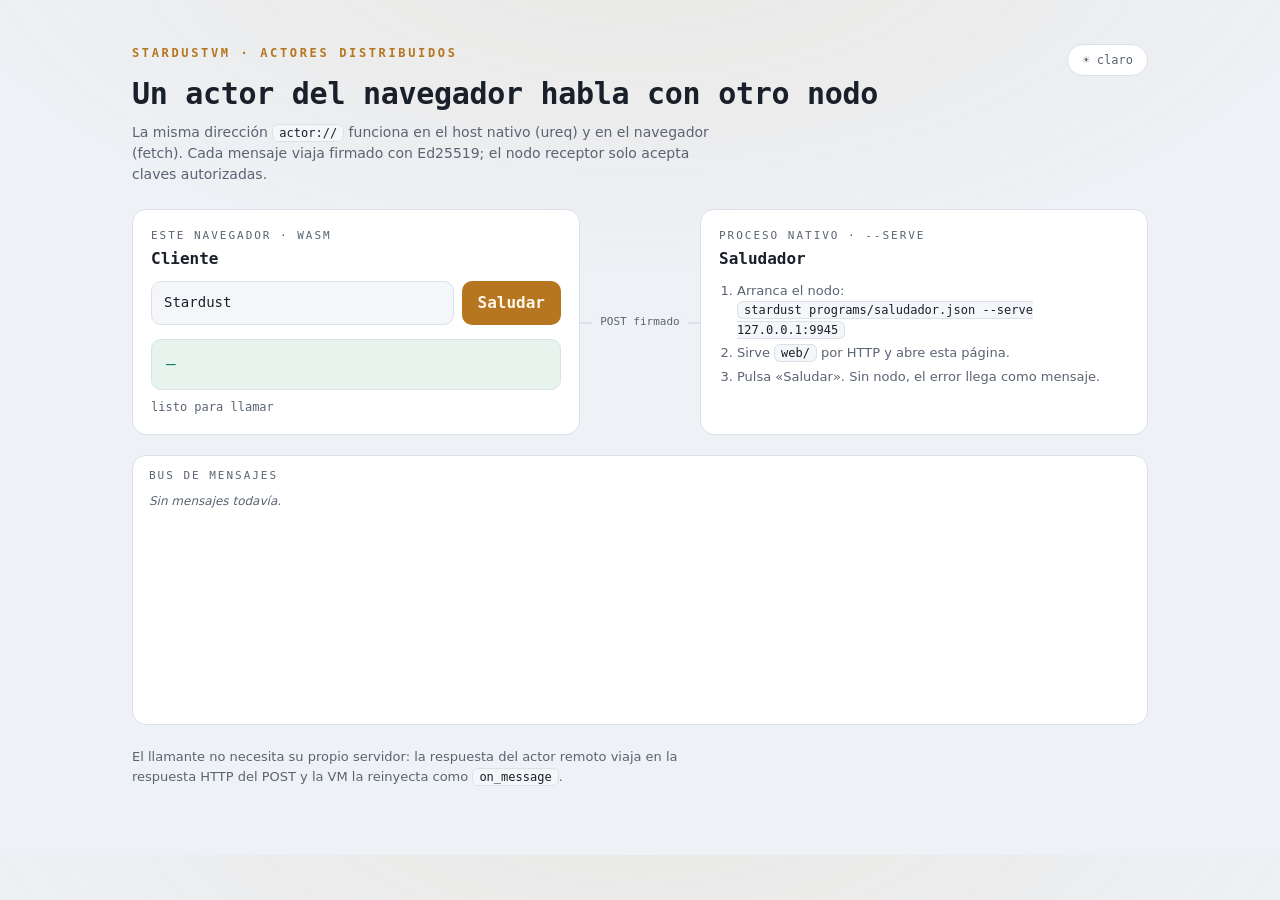
<file: web/remote-demo.template.html>
<!doctype html>
<html lang="es">
<head>
<meta charset="utf-8">
<meta name="viewport" content="width=device-width, initial-scale=1">
<title>StardustVM · Actor remoto</title>
<!--
  web/remote-demo.template.html — Un actor del navegador habla con otro nodo.

  El actor `Cliente` (programs/remoto_ui.json) hace SEND a
  actor://127.0.0.1:9945/Saludador, un actor que corre en un proceso nativo
  (`stardust programs/saludador.json --serve 127.0.0.1:9945`). La VM WASM encola el
  envío; web/runtime.js (pumpNet) lo entrega como POST firmado con Ed25519 y la
  respuesta del Saludador vuelve al Cliente como on_message {kind:"saludo",…}.
  Si el nodo no responde, llega {kind:"remote_error",…}: un mensaje manejable.

  Marcadores con doble guion bajo (web/build-remote-demo.sh): PROGRAM, GLUE, RUNTIME, WASM
-->
<style>
  :root{
    --bg:#0d1117; --panel:#161b22; --panel-2:#1b222c; --ink:#e6edf3; --muted:#8b949e;
    --line:#2a313c; --accent:#e0a458; --accent-ink:#241704; --lcd:#7ee0c8; --lcd-bg:#0a1712;
    --danger:#f2685f; --ok:#5db98b;
    --mono: ui-monospace, "SF Mono", "JetBrains Mono", "Cascadia Code", Menlo, Consolas, monospace;
    --sans: system-ui, -apple-system, "Segoe UI", Roboto, Helvetica, Arial, sans-serif;
    --radius:14px;
  }
  @media (prefers-color-scheme: light){
    :root:not([data-theme="dark"]){
      --bg:#eef1f5; --panel:#ffffff; --panel-2:#f4f6f9; --ink:#1a2029; --muted:#5a6472;
      --line:#dce1e8; --accent:#b5761f; --accent-ink:#fff6ea; --lcd:#0f7a63; --lcd-bg:#e7f4ee;
      --danger:#c14338; --ok:#2f8a5f;
    }
  }
  :root[data-theme="light"]{
    --bg:#eef1f5; --panel:#ffffff; --panel-2:#f4f6f9; --ink:#1a2029; --muted:#5a6472;
    --line:#dce1e8; --accent:#b5761f; --accent-ink:#fff6ea; --lcd:#0f7a63; --lcd-bg:#e7f4ee;
    --danger:#c14338; --ok:#2f8a5f;
  }
  *{ box-sizing:border-box; }
  body{ margin:0; background:var(--bg); color:var(--ink); font-family:var(--mono); line-height:1.5; -webkit-font-smoothing:antialiased;
    background-image:radial-gradient(1200px 600px at 50% -10%, color-mix(in srgb, var(--accent) 8%, transparent), transparent 60%); }
  .wrap{ max-width:1080px; margin:0 auto; padding:clamp(20px,4vw,44px) clamp(16px,3vw,32px) 56px; }
  header.head{ display:flex; align-items:flex-start; justify-content:space-between; gap:16px; margin-bottom:24px; }
  .eyebrow{ font-size:12px; letter-spacing:.22em; text-transform:uppercase; color:var(--accent); font-weight:600; }
  h1{ font-size:clamp(22px,3.4vw,30px); margin:.3em 0 .2em; letter-spacing:-.01em; font-weight:650; }
  .sub{ color:var(--muted); font-family:var(--sans); font-size:14px; max-width:66ch; }
  code{ font-family:var(--mono); color:var(--ink); background:var(--panel-2); padding:1px 6px; border-radius:6px; border:1px solid var(--line); font-size:12px; }
  .theme-btn{ flex:none; font-family:var(--mono); font-size:12px; color:var(--muted); background:var(--panel); border:1px solid var(--line);
    border-radius:999px; padding:8px 14px; cursor:pointer; }
  .theme-btn:hover{ color:var(--ink); border-color:var(--accent); }

  /* Dos nodos y el cable entre ellos */
  .topo{ display:grid; grid-template-columns:minmax(0,1fr) 120px minmax(0,1fr); align-items:stretch; margin-bottom:20px; }
  @media (max-width:820px){ .topo{ grid-template-columns:1fr; } .wire{ min-height:56px; } .wire::before{ left:50%; right:auto; top:0; bottom:0; width:2px; height:auto; } }
  .node{ background:var(--panel); border:1px solid var(--line); border-radius:var(--radius); padding:18px; min-width:0; }
  .node .kind{ font-size:11px; letter-spacing:.18em; text-transform:uppercase; color:var(--muted); }
  .node .nm{ font-weight:650; font-size:16px; margin:2px 0 10px; }
  .node .addr{ color:var(--muted); font-size:12px; overflow-wrap:anywhere; }
  .wire{ position:relative; display:grid; place-items:center; color:var(--muted); font-size:11px; text-align:center; }
  .wire::before{ content:""; position:absolute; left:0; right:0; top:50%; height:2px; background:var(--line); }
  .wire span{ position:relative; background:var(--bg); padding:2px 8px; border-radius:6px; }
  .wire.live::before{ background:var(--accent); }
  .wire.live span{ color:var(--accent); }

  form{ display:flex; gap:8px; margin-top:4px; }
  input{ flex:1; min-width:0; font:inherit; font-size:14px; color:var(--ink); background:var(--panel-2); border:1px solid var(--line); border-radius:10px; padding:10px 12px; }
  input:focus-visible, button:focus-visible{ outline:2px solid var(--accent); outline-offset:2px; }
  .primary{ flex:none; font:inherit; font-weight:650; color:var(--accent-ink); background:var(--accent); border:0; border-radius:10px; padding:10px 16px; cursor:pointer; }
  .primary:disabled{ opacity:.6; cursor:progress; }
  .reply{ margin-top:14px; background:var(--lcd-bg); color:var(--lcd); border:1px solid var(--line); border-radius:10px; padding:12px 14px; min-height:3.2em; overflow-wrap:anywhere; }
  .reply.err{ color:var(--danger); background:color-mix(in srgb, var(--danger) 8%, var(--panel)); }
  .estado{ margin-top:8px; font-size:12px; color:var(--muted); }
  .steps{ margin:0; padding-left:18px; font-family:var(--sans); font-size:13px; color:var(--muted); }
  .steps li{ margin:4px 0; }

  .panel{ background:var(--panel); border:1px solid var(--line); border-radius:var(--radius); }
  .panel-title{ font-size:11px; letter-spacing:.18em; text-transform:uppercase; color:var(--muted); padding:12px 16px 0; }
  #bus{ height:240px; overflow:auto; padding:8px 16px 14px; font-size:12px; }
  #bus .line{ padding:2px 0; white-space:pre-wrap; word-break:break-word; }
  #bus .line.remote{ color:var(--accent); }
  #bus .line.danger{ color:var(--danger); }
  #bus .empty{ color:var(--muted); font-family:var(--sans); font-style:italic; }
  .foot{ margin-top:22px; color:var(--muted); font-family:var(--sans); font-size:13px; max-width:72ch; }
</style>
</head>
<body>
<script type="application/json" id="program">
__PROGRAM__
</script>

<div class="wrap">
  <header class="head">
    <div>
      <div class="eyebrow">StardustVM · actores distribuidos</div>
      <h1>Un actor del navegador habla con otro nodo</h1>
      <div class="sub">La misma dirección <code>actor://</code> funciona en el host nativo (ureq) y en el navegador (fetch).
        Cada mensaje viaja firmado con Ed25519; el nodo receptor solo acepta claves autorizadas.</div>
    </div>
    <button class="theme-btn" id="theme" type="button">tema</button>
  </header>

  <div class="topo">
    <section class="node" aria-label="Nodo navegador">
      <div class="kind">Este navegador · WASM</div>
      <div class="nm">Cliente</div>
      <form id="form">
        <label for="nombre" hidden>Nombre</label>
        <input id="nombre" required value="Stardust" autocomplete="off">
        <button class="primary" id="go" type="submit">Saludar</button>
      </form>
      <div class="reply" id="reply">—</div>
      <div class="estado" id="estado">listo para llamar</div>
    </section>
    <div class="wire" id="wire"><span>POST firmado</span></div>
    <section class="node" aria-label="Nodo remoto">
      <div class="kind">Proceso nativo · --serve</div>
      <div class="nm">Saludador</div>
      <div class="addr" id="addr"></div>
      <ol class="steps">
        <li>Arranca el nodo:<br><code>stardust programs/saludador.json --serve 127.0.0.1:9945</code></li>
        <li>Sirve <code>web/</code> por HTTP y abre esta página.</li>
        <li>Pulsa «Saludar». Sin nodo, el error llega como mensaje.</li>
      </ol>
    </section>
  </div>

  <section class="panel" aria-label="Bus">
    <div class="panel-title">Bus de mensajes</div>
    <div id="bus"><div class="empty">Sin mensajes todavía.</div></div>
  </section>

  <p class="foot">El llamante no necesita su propio servidor: la respuesta del actor remoto viaja en la respuesta HTTP del POST
    y la VM la reinyecta como <code>on_message</code>.</p>
</div>

<script type="module">
/*__GLUE__*/

/*__RUNTIME__*/

const $=(id)=>document.getElementById(id);
const prefersDark=()=>matchMedia("(prefers-color-scheme: dark)").matches;
let theme=null; try { theme=localStorage.getItem("stardust-theme"); } catch(_){}
function applyTheme(){ if (theme) document.documentElement.dataset.theme=theme; else delete document.documentElement.dataset.theme;
  $("theme").textContent=(theme ? theme==="dark" : prefersDark()) ? "☾ oscuro" : "☀ claro"; }
applyTheme();
$("theme").addEventListener("click",()=>{ theme=(theme ? theme==="dark" : prefersDark()) ? "light" : "dark";
  try { localStorage.setItem("stardust-theme", theme); } catch(_){} applyTheme(); });

const source=$("program").textContent.trim();
const prog=JSON.parse(source);
const ACTOR=prog.entry || "Cliente";
$("addr").textContent=(prog.net_allow || []).map(p=>p+"Saludador").join(" · ");

let failed=false;
function trace(line){
  const bus=$("bus"); if (bus.querySelector(".empty")) bus.replaceChildren();
  const d=document.createElement("div"); d.className="line"; d.textContent=line;
  if (/FALLO|denegad|remote_error|error(?!: null)/i.test(line)){ d.classList.add("danger"); if (/FALLO/.test(line)) failed=true; }
  else if (/actor:\/\/|saludo/i.test(line)) d.classList.add("remote");
  bus.appendChild(d); bus.scrollTop=bus.scrollHeight;
}

function show(engine){
  const mem=(JSON.parse(engine.state_json())[ACTOR] || {}).memory || {};
  const reply=$("reply");
  if (failed){ reply.className="reply err"; reply.textContent="Fallo aislado en el actor (ver el bus)."; $("estado").textContent="el actor se reinició"; return; }
  $("estado").textContent=mem.estado || "listo para llamar";
  reply.className="reply"+(mem.estado==="error" ? " err" : "");
  reply.textContent=mem.saludo || (mem.estado ? "…" : "—");
}

await __wbg_init({ module_or_path: b64ToBytes("__WASM__") });
const rt=createStardustRuntime({ source, rootEl:document.createElement("div"), onTrace:trace, mirror:async (engine)=>show(engine) });
await rt.start();

$("form").addEventListener("submit", async (e)=>{
  e.preventDefault();
  failed=false;
  $("go").disabled=true; $("wire").classList.add("live");
  try { await rt.fire({ to:ACTOR, send:{ kind:"pedir", nombre:$("nombre").value.trim() } }); }
  catch (err){ trace("error del host: "+(err && err.message ? err.message : err)); }
  finally { $("go").disabled=false; $("wire").classList.remove("live"); show(rt.engine); }
});
</script>
</body>
</html>
</file>
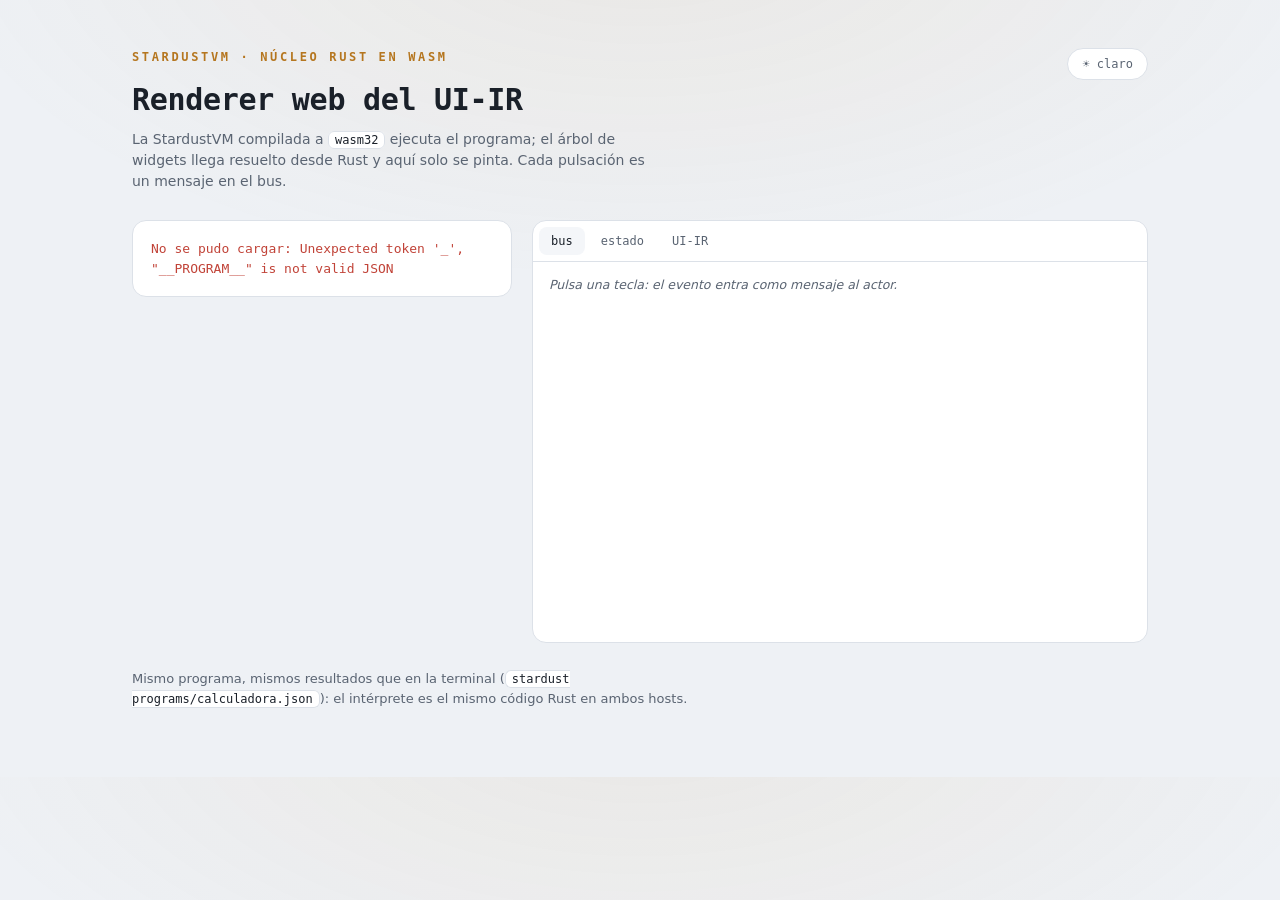
<file: web/renderer-wasm.template.html>
<!doctype html>
<html lang="es">
<head>
<meta charset="utf-8">
<meta name="viewport" content="width=device-width, initial-scale=1">
<title>StardustVM · Renderer WASM</title>
<!--
  web/renderer-wasm.template.html — El renderer del UI-IR con el núcleo Rust.

  Gemelo de web/renderer.html (que porta el intérprete a JS): aquí no hay
  intérprete en JS. La StardustVM compilada a wasm32 ejecuta el programa y
  engine.render() devuelve el árbol de widgets YA RESUELTO contra el estado del
  Actor_UI; web/runtime.js solo lo pinta. La pestaña «UI-IR» muestra ese árbol.

  Marcadores con doble guion bajo (web/build-wasm.sh): PROGRAM, GLUE, RUNTIME, WASM
-->
<style>
  :root{
    --bg:#0d1117; --panel:#161b22; --panel-2:#1b222c; --ink:#e6edf3; --muted:#8b949e;
    --line:#2a313c; --accent:#e0a458; --accent-ink:#241704; --lcd:#7ee0c8; --lcd-bg:#0a1712;
    --danger:#f2685f; --ok:#5db98b;
    --mono: ui-monospace, "SF Mono", "JetBrains Mono", "Cascadia Code", Menlo, Consolas, monospace;
    --sans: system-ui, -apple-system, "Segoe UI", Roboto, Helvetica, Arial, sans-serif;
    --radius:14px;
  }
  @media (prefers-color-scheme: light){
    :root:not([data-theme="dark"]){
      --bg:#eef1f5; --panel:#ffffff; --panel-2:#f4f6f9; --ink:#1a2029; --muted:#5a6472;
      --line:#dce1e8; --accent:#b5761f; --accent-ink:#fff6ea; --lcd:#0f7a63; --lcd-bg:#e7f4ee;
      --danger:#c14338; --ok:#2f8a5f;
    }
  }
  :root[data-theme="light"]{
    --bg:#eef1f5; --panel:#ffffff; --panel-2:#f4f6f9; --ink:#1a2029; --muted:#5a6472;
    --line:#dce1e8; --accent:#b5761f; --accent-ink:#fff6ea; --lcd:#0f7a63; --lcd-bg:#e7f4ee;
    --danger:#c14338; --ok:#2f8a5f;
  }
  *{ box-sizing:border-box; }
  body{ margin:0; background:var(--bg); color:var(--ink); font-family:var(--mono); line-height:1.5; -webkit-font-smoothing:antialiased;
    background-image:radial-gradient(1200px 600px at 50% -10%, color-mix(in srgb, var(--accent) 8%, transparent), transparent 60%); }
  .wrap{ max-width:1080px; margin:0 auto; padding:clamp(20px,4vw,48px) clamp(16px,3vw,32px) 56px; }
  header.head{ display:flex; align-items:flex-start; justify-content:space-between; gap:16px; margin-bottom:28px; }
  .eyebrow{ font-size:12px; letter-spacing:.22em; text-transform:uppercase; color:var(--accent); font-weight:600; }
  h1{ font-size:clamp(22px,3.4vw,30px); margin:.35em 0 .25em; letter-spacing:-.01em; font-weight:650; }
  .sub{ color:var(--muted); font-family:var(--sans); font-size:14px; max-width:60ch; }
  .theme-btn{ flex:none; font-family:var(--mono); font-size:12px; color:var(--muted); background:var(--panel); border:1px solid var(--line);
    border-radius:999px; padding:8px 14px; cursor:pointer; }
  .theme-btn:hover{ color:var(--ink); border-color:var(--accent); }
  .device{ display:grid; grid-template-columns:minmax(0,380px) minmax(0,1fr); gap:20px; align-items:start; }
  @media (max-width:780px){ .device{ grid-template-columns:1fr; } }
  .panel{ background:var(--panel); border:1px solid var(--line); border-radius:var(--radius); min-width:0; }
  .app{ padding:18px; }
  .tabs{ display:flex; gap:4px; padding:6px; border-bottom:1px solid var(--line); }
  .tab{ font-family:var(--mono); font-size:12px; color:var(--muted); background:transparent; border:0; border-radius:8px; padding:7px 12px; cursor:pointer; }
  .tab[aria-selected="true"]{ color:var(--ink); background:var(--panel-2); }
  .tab:hover{ color:var(--ink); }
  .pane{ padding:14px 16px; height:380px; overflow:auto; font-size:12.5px; }
  .pane[hidden]{ display:none; }
  .pane pre{ margin:0; white-space:pre-wrap; word-break:break-word; }
  #bus .line{ padding:3px 0; white-space:pre-wrap; word-break:break-word; }
  #bus .line .arrow{ color:var(--accent); }
  #bus .line.danger{ color:var(--danger); }
  #bus .empty{ color:var(--muted); font-family:var(--sans); font-style:italic; }
  .anim{ animation:slidein .18s ease both; }
  @keyframes slidein{ from{ opacity:0; transform:translateX(-6px); } to{ opacity:1; transform:none; } }
  .actor-block{ margin-bottom:14px; }
  .actor-name{ color:var(--accent); }
  .cap{ color:var(--muted); }
  .kv{ display:grid; grid-template-columns:auto 1fr; gap:2px 12px; margin-top:6px; }
  .kv .k{ color:var(--muted); } .kv .v{ overflow-wrap:anywhere; font-variant-numeric:tabular-nums; }
  .foot{ margin-top:26px; color:var(--muted); font-family:var(--sans); font-size:13px; max-width:70ch; }
  .sub code, .foot code{ font-family:var(--mono); color:var(--ink); background:var(--panel); padding:1px 6px; border-radius:6px; border:1px solid var(--line); font-size:12px; }
  .err{ color:var(--danger); white-space:pre-wrap; font-size:13px; }

  /* Widgets (web/runtime.js) */
  .w-col{ display:flex; flex-direction:column; gap:14px; min-width:0; }
  .w-row{ display:flex; flex-wrap:wrap; gap:10px; }
  .w-grid{ display:grid; gap:10px; }
  .w-list{ display:flex; flex-direction:column; gap:6px; }
  .w-label{ overflow-wrap:anywhere; }
  .w-col > .w-label:first-child{ background:var(--lcd-bg); color:var(--lcd); border:1px solid var(--line); border-radius:10px;
    font-size:clamp(30px,7vw,44px); text-align:right; padding:16px 18px; min-height:1.4em; font-variant-numeric:tabular-nums;
    overflow:hidden; text-overflow:ellipsis; box-shadow:inset 0 1px 0 color-mix(in srgb, var(--lcd) 22%, transparent); }
  .w-button{ font-family:var(--mono); font-size:20px; color:var(--ink); background:var(--panel-2); border:1px solid var(--line);
    border-radius:12px; height:60px; padding:0 8px; cursor:pointer; user-select:none; transition:transform .05s ease, border-color .15s; }
  .w-button:hover{ border-color:color-mix(in srgb, var(--accent) 50%, var(--line)); }
  .w-button:active{ transform:translateY(2px); }
  .w-button:focus-visible{ outline:2px solid var(--accent); outline-offset:2px; }
  .w-empty{ color:var(--muted); font-style:italic; }
  @media (prefers-reduced-motion:reduce){ .anim{ animation:none; } .w-button:active{ transform:none; } }
</style>
</head>
<body>
<script type="application/json" id="program">
__PROGRAM__
</script>

<div class="wrap">
  <header class="head">
    <div>
      <div class="eyebrow">StardustVM · núcleo Rust en WASM</div>
      <h1 id="title">Renderer web del UI-IR</h1>
      <div class="sub">La StardustVM compilada a <code>wasm32</code> ejecuta el programa; el árbol de widgets llega resuelto desde Rust y
        aquí solo se pinta. Cada pulsación es un mensaje en el bus.</div>
    </div>
    <button class="theme-btn" id="theme" type="button">tema</button>
  </header>

  <main class="device">
    <section class="panel app" id="app" aria-label="Vista"></section>
    <section class="panel" aria-label="Observabilidad">
      <div class="tabs" role="tablist">
        <button class="tab" role="tab" aria-selected="true" data-pane="bus">bus</button>
        <button class="tab" role="tab" aria-selected="false" data-pane="state">estado</button>
        <button class="tab" role="tab" aria-selected="false" data-pane="ir">UI-IR</button>
      </div>
      <div class="pane" id="bus"><div class="empty">Pulsa una tecla: el evento entra como mensaje al actor.</div></div>
      <div class="pane" id="state" hidden></div>
      <div class="pane" id="ir" hidden><pre></pre></div>
    </section>
  </main>

  <p class="foot">Mismo programa, mismos resultados que en la terminal (<code>stardust programs/calculadora.json</code>): el intérprete es
    el mismo código Rust en ambos hosts.</p>
</div>

<script type="module">
/*__GLUE__*/

/*__RUNTIME__*/

const $=(id)=>document.getElementById(id);
const prefersDark=()=>matchMedia("(prefers-color-scheme: dark)").matches;
let theme=null; try { theme=localStorage.getItem("stardust-theme"); } catch(_){}
function applyTheme(){ if (theme) document.documentElement.dataset.theme=theme; else delete document.documentElement.dataset.theme;
  $("theme").textContent=(theme ? theme==="dark" : prefersDark()) ? "☾ oscuro" : "☀ claro"; }
applyTheme();
$("theme").addEventListener("click",()=>{ theme=(theme ? theme==="dark" : prefersDark()) ? "light" : "dark";
  try { localStorage.setItem("stardust-theme", theme); } catch(_){} applyTheme(); });
document.querySelectorAll(".tab").forEach(t=>t.addEventListener("click",()=>{
  document.querySelectorAll(".tab").forEach(x=>x.setAttribute("aria-selected", String(x===t)));
  document.querySelectorAll(".pane").forEach(p=>p.hidden = p.id!==t.dataset.pane);
}));

function trace(line){
  const bus=$("bus"); if (bus.querySelector(".empty")) bus.replaceChildren();
  const d=document.createElement("div"); d.className="line anim";
  if (/FALLO|error(?!: null)/i.test(line)) d.classList.add("danger");
  const m=line.match(/^(.*?)( -> )(.*)$/);
  if (m){ d.append(m[1]); const a=document.createElement("span"); a.className="arrow"; a.textContent=m[2]; d.append(a, m[3]); }
  else d.textContent=line;
  bus.appendChild(d); bus.scrollTop=bus.scrollHeight;
}
function fmt(v){ const s=JSON.stringify(v); return s.length>160 ? s.slice(0,157)+"…" : s; }
function inspect(engine){
  const st=JSON.parse(engine.state_json()); const frag=document.createDocumentFragment();
  for (const [name, a] of Object.entries(st)){
    const b=document.createElement("div"); b.className="actor-block";
    const h=document.createElement("div");
    const n=document.createElement("span"); n.className="actor-name"; n.textContent=name;
    const c=document.createElement("span"); c.className="cap"; c.textContent=" ["+(a.capabilities||[]).join(", ")+"]";
    h.append(n, c);
    const kv=document.createElement("div"); kv.className="kv";
    for (const k of Object.keys(a.memory||{}).sort()){
      const kk=document.createElement("div"); kk.className="k"; kk.textContent=k;
      const vv=document.createElement("div"); vv.className="v"; vv.textContent=fmt(a.memory[k]); kv.append(kk, vv);
    }
    b.append(h, kv); frag.appendChild(b);
  }
  $("state").replaceChildren(frag);
  $("ir").firstElementChild.textContent=JSON.stringify(JSON.parse(engine.render()), null, 2);
}

const source=$("program").textContent.trim();
try {
  const prog=JSON.parse(source);
  if (prog.program){ $("title").textContent=prog.program; document.title=prog.program+" · StardustVM WASM"; }
  await __wbg_init({ module_or_path: b64ToBytes("__WASM__") });
  const rt=createStardustRuntime({ source, rootEl:$("app"), onTrace:trace, mirror:async (engine)=>inspect(engine) });
  inspect(rt.engine);
  await rt.start();
} catch (e){
  const d=document.createElement("div"); d.className="err"; d.textContent="No se pudo cargar: "+(e && e.message ? e.message : e);
  $("app").replaceChildren(d);
}
</script>
</body>
</html>
</file>
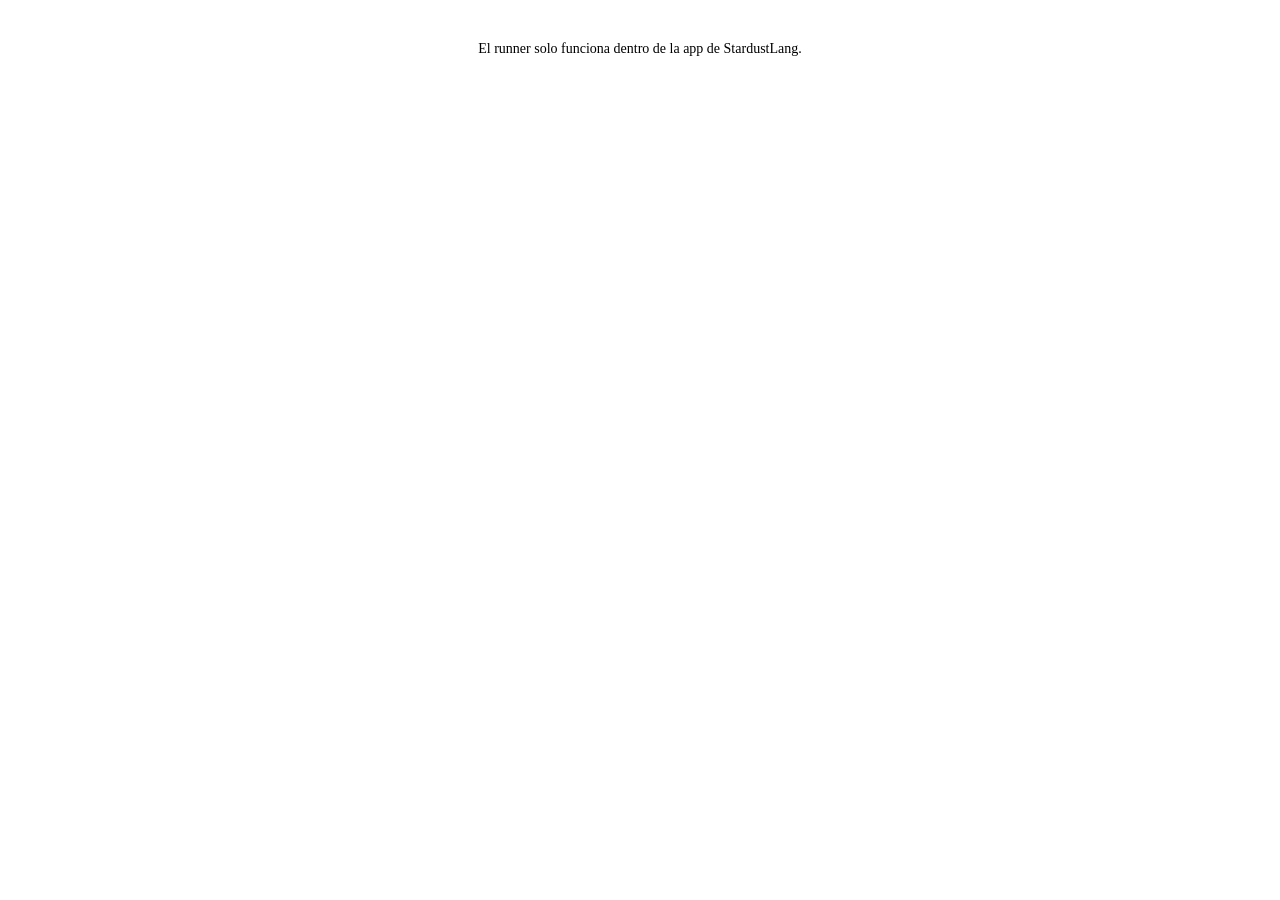
<file: web/runner.template.html>
<!doctype html>
<html lang="es">
<head>
<meta charset="utf-8">
<meta name="viewport" content="width=device-width, initial-scale=1">
<title>Stardust Runner</title>
<!--
  web/runner.template.html — Runner de StardustLang: ejecuta UN programa dentro de
  un iframe de la app, en otro origen (STARDUST_RUNNER_ORIGIN). Aquí corre el
  código de los programas; no hay sesión ni datos de la app. Ver docs/servidor.md,
  «Playground y runner».

  Protocolo (postMessage; solo con la ventana padre y su origen publicOrigin):
    runner → app   {type:"ready"}                         al cargar
    app → runner   {type:"load", key, title, ir, capabilities, trusted, theme}
    app → runner   {type:"theme", theme}
    app → runner   {type:"drop", key}                     borra los datos de la app
    runner → app   {type:"trace", line} · {type:"started"} · {type:"error", message}
                   {type:"dropped", key}

  Los datos de cada programa viven SOLO en el IndexedDB de este origen
  ("stardust-run:<owner>/<name>"), en el navegador de quien lo abre.

  Marcadores que sustituye web/build-playground.sh: STARDUST_CSS, GLUE, RUNTIME, WASM.
  El servidor sustituye además la configuración (STARDUST_CONFIG).
-->
<style>
  /*__STARDUST_CSS__*/

  *{ box-sizing:border-box; }
  html, body{ min-height:100%; }
  body{ margin:0; background:var(--panel); color:var(--ink); font-family:var(--mono); font-size:14px; line-height:1.5;
    -webkit-font-smoothing:antialiased; }
  button{ font:inherit; }
  .app-root{ padding:14px; }
  .status{ padding:24px 16px; color:var(--muted); font-family:var(--sans); text-align:center; }
  .err{ margin:14px; color:var(--danger); white-space:pre-wrap; font-size:13px; }
  .consent{ max-width:520px; margin:24px auto; padding:18px; border:1px solid var(--line); border-radius:var(--radius);
    background:var(--panel-2); font-family:var(--sans); }
  .consent h2{ margin:0 0 6px; font-size:16px; font-family:var(--mono); }
  .consent ul{ margin:10px 0 14px; padding-left:20px; }
  .consent li{ margin:4px 0; }
  .consent code{ font-family:var(--mono); font-size:12.5px; overflow-wrap:anywhere; }
  .consent .actions{ display:flex; justify-content:flex-end; }
  .consent button{ padding:8px 14px; color:var(--accent-ink); background:var(--accent); border:0; border-radius:9px; font-weight:650; cursor:pointer; }
  .consent button:focus-visible{ outline:2px solid var(--accent); outline-offset:2px; }
</style>
</head>
<body>
<div id="root" class="app-root"><div class="status">Esperando el programa…</div></div>

<script type="module">
/*__GLUE__*/

/*__RUNTIME__*/

const CONFIG = /*__STARDUST_CONFIG__*/null;
const PARENT_ORIGIN = CONFIG && CONFIG.publicOrigin;
const root = document.getElementById("root");

function post(msg){ if (PARENT_ORIGIN && window.parent !== window) window.parent.postMessage(msg, PARENT_ORIGIN); }
const errText=(e)=>String(e && e.message ? e.message : e);
function fail(message){
  const d=document.createElement("div"); d.className="err"; d.textContent=message;
  root.replaceChildren(d); post({ type:"error", message });
}

if (!PARENT_ORIGIN || window.parent === window){
  root.innerHTML='<div class="status">El runner solo funciona dentro de la app de StardustLang.</div>';
  throw new Error("runner sin ventana padre");
}

await __wbg_init({ module_or_path: b64ToBytes("__WASM__") });

// ── Permisos ────────────────────────────────────────────────────────────────
// Capacidades que se preguntan antes de ejecutar un programa ajeno (RENDER e
// IO_STREAM no). El permiso se recuerda por programa y se vuelve a pedir si una
// versión pide algo nuevo.
const ASK = { NET:"Acceder a la red", FILE:"Guardar ficheros en este navegador", CRYPTO:"Firmar y verificar datos" };

function sensitive(caps){
  const set=new Set();
  for (const list of Object.values((caps && caps.actors) || {})) for (const c of list) if (ASK[c]) set.add(c);
  return { caps:[...set].sort(), net:[...((caps && caps.net_allow) || [])].sort() };
}
const consentKey=(key)=>"stardust-consent:"+key;
function granted(key, need){
  let had=null; try { had=JSON.parse(localStorage.getItem(consentKey(key))); } catch(_){}
  if (!had) return false;
  return need.caps.every(c=>had.caps.includes(c)) && need.net.every(u=>had.net.includes(u));
}
function grant(key, need){ try { localStorage.setItem(consentKey(key), JSON.stringify(need)); } catch(_){} }

function askConsent(title, need){
  return new Promise((resolve)=>{
    const box=document.createElement("div"); box.className="consent";
    const h=document.createElement("h2"); h.textContent=title;
    const p=document.createElement("div"); p.textContent="Este programa pide permiso para:";
    const ul=document.createElement("ul");
    for (const c of need.caps){
      const li=document.createElement("li"); li.textContent=ASK[c];
      if (c==="NET"){
        const sub=document.createElement("ul");
        for (const u of need.net){ const s=document.createElement("li"); const code=document.createElement("code"); code.textContent=u; s.appendChild(code); sub.appendChild(s); }
        if (!need.net.length){ const s=document.createElement("li"); s.textContent="(ninguna URL permitida)"; sub.appendChild(s); }
        li.appendChild(sub);
      }
      ul.appendChild(li);
    }
    const actions=document.createElement("div"); actions.className="actions";
    const ok=document.createElement("button"); ok.type="button"; ok.textContent="Permitir y ejecutar";
    ok.addEventListener("click",()=>resolve());
    actions.appendChild(ok);
    box.append(h, p, ul, actions);
    root.replaceChildren(box);
    ok.focus();
  });
}

// ── Carga y ejecución ───────────────────────────────────────────────────────
let current=null;    // { key, rt, disk }

async function load(msg){
  if (current) return fail("este runner ya está ejecutando un programa");
  const { key, title, ir, capabilities, trusted } = msg;
  if (typeof key!=="string" || !/^[a-z0-9-]+\/[a-z0-9-]+$/.test(key) || !ir) return fail("mensaje de carga inválido");
  const need=sensitive(capabilities);
  if (!trusted && need.caps.length && !granted(key, need)){
    await askConsent(title || key, need);
    grant(key, need);
  }
  const onTrace=(line)=>post({ type:"trace", line });
  try {
    const disk=openStardustDisk("stardust-run:"+key);
    root.replaceChildren();
    const rt=createStardustRuntime({ source: JSON.stringify(ir), rootEl: root, onTrace, mirror:(engine)=>disk.mirror(engine) });
    current={ key, rt, disk };
    (await disk.mount(rt.engine)).forEach(onTrace);
    await rt.start();
    post({ type:"started" });
  } catch (e){
    fail("No se pudo ejecutar el programa:\n"+errText(e));
  }
}

function applyTheme(theme){
  if (theme==="light" || theme==="dark") document.documentElement.dataset.theme=theme;
  else delete document.documentElement.dataset.theme;
}

window.addEventListener("message", async (event)=>{
  if (event.origin!==PARENT_ORIGIN || event.source!==window.parent) return;
  const msg=event.data || {};
  if (msg.type==="load"){ applyTheme(msg.theme); await load(msg); }
  else if (msg.type==="theme") applyTheme(msg.theme);
  else if (msg.type==="drop" && typeof msg.key==="string"){
    try { localStorage.removeItem(consentKey(msg.key)); } catch(_){}
    await dropStardustDisk("stardust-run:"+msg.key);
    post({ type:"dropped", key: msg.key });
  }
});

post({ type:"ready" });
</script>
</body>
</html>
</file>
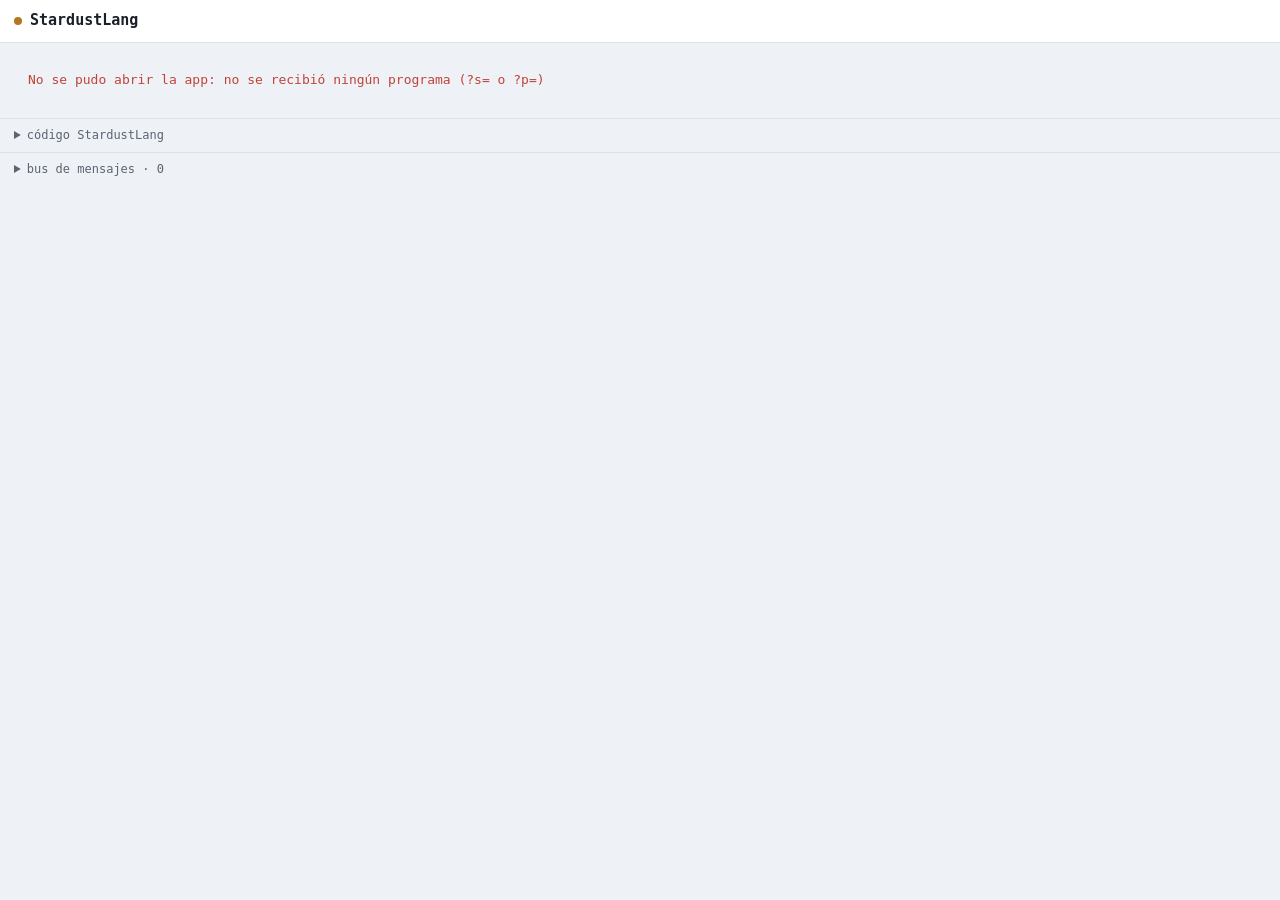
<file: skills/stardustlang/assets/webview.template.html>
<!DOCTYPE html>
<html lang="es">
<head>
<meta charset="utf-8">
<meta name="viewport" content="width=device-width, initial-scale=1">
<title>StardustLang · app</title>
<!--
  skills/stardustlang/assets/webview.template.html — La app generada, funcionando
  dentro del chat de AI Edge Gallery. Recibe el programa en ?p=<base64url> (lo
  construye scripts/index.html tras validarlo) y lo ejecuta en la StardustVM WASM
  con el pintor genérico de web/runtime.js. Los ficheros de FILE persisten en
  IndexedDB por programa.

  Marcadores con doble guion bajo (skills/build-skill.sh): GLUE, RUNTIME, WASM
-->
<style>
  :root{
    --bg:#0d1117; --panel:#161b22; --panel-2:#1b222c; --ink:#e6edf3; --muted:#8b949e;
    --line:#2a313c; --accent:#e0a458; --lcd:#7ee0c8; --lcd-bg:#0a1712; --danger:#f2685f;
    --mono: ui-monospace, "SF Mono", "JetBrains Mono", "Cascadia Code", Menlo, Consolas, monospace;
    --sans: system-ui, -apple-system, "Segoe UI", Roboto, Helvetica, Arial, sans-serif;
  }
  @media (prefers-color-scheme: light){
    :root{ --bg:#eef1f5; --panel:#ffffff; --panel-2:#f4f6f9; --ink:#1a2029; --muted:#5a6472;
      --line:#dce1e8; --accent:#b5761f; --lcd:#0f7a63; --lcd-bg:#e7f4ee; --danger:#c14338; }
  }
  *{ box-sizing:border-box; }
  html, body{ margin:0; background:var(--bg); color:var(--ink); font-family:var(--mono); font-size:15px; line-height:1.45; }
  .bar{ display:flex; align-items:center; gap:8px; padding:10px 14px; border-bottom:1px solid var(--line); background:var(--panel); }
  .bar .dot{ width:8px; height:8px; border-radius:50%; background:var(--accent); flex:none; }
  .bar .name{ font-weight:650; overflow:hidden; text-overflow:ellipsis; white-space:nowrap; }
  .bar .meta{ margin-left:auto; color:var(--muted); font-size:12px; white-space:nowrap; }
  #app{ padding:14px; }
  .err{ color:var(--danger); white-space:pre-wrap; font-size:13px; padding:14px; }
  details{ border-top:1px solid var(--line); font-size:12px; }
  summary{ padding:8px 14px; color:var(--muted); cursor:pointer; }
  #bus{ padding:0 14px 12px; max-height:180px; overflow:auto; }
  #bus .line{ white-space:pre-wrap; word-break:break-word; padding:1px 0; }
  #bus .line.danger{ color:var(--danger); }
  .code-bar{ display:flex; justify-content:flex-end; padding:0 14px 6px; }
  .code-bar button{ font:inherit; font-size:12px; color:var(--ink); background:var(--panel-2); border:1px solid var(--line); border-radius:8px; padding:5px 10px; cursor:pointer; }
  #code{ margin:0 14px 12px; padding:10px; max-height:260px; overflow:auto; background:var(--panel); border:1px solid var(--line); border-radius:8px;
    font-size:11.5px; white-space:pre-wrap; word-break:break-word; user-select:all; }

  .w-col{ display:flex; flex-direction:column; gap:10px; min-width:0; }
  .w-row{ display:flex; flex-wrap:wrap; gap:8px; align-items:center; }
  .w-grid{ display:grid; gap:8px; }
  .w-list{ display:flex; flex-direction:column; gap:6px; }
  .w-label{ overflow-wrap:anywhere; white-space:pre-wrap; }
  #app > .w-col > .w-label:first-child{ background:var(--lcd-bg); color:var(--lcd); border:1px solid var(--line); border-radius:10px;
    padding:10px 12px; font-size:20px; font-variant-numeric:tabular-nums; }
  .w-list > .w-label{ background:var(--panel); border:1px solid var(--line); border-radius:8px; padding:8px 10px; }
  .w-button{ font:inherit; color:var(--ink); background:var(--panel-2); border:1px solid var(--line); border-radius:10px;
    min-height:44px; padding:8px 12px; cursor:pointer; }
  .w-button:active{ transform:translateY(1px); border-color:var(--accent); }
  .w-input{ display:flex; gap:8px; }
  .w-input input{ flex:1; min-width:0; font:inherit; color:var(--ink); background:var(--panel-2); border:1px solid var(--line); border-radius:10px; padding:10px; }
  .w-image{ border:1px solid var(--line); border-radius:10px; background:var(--panel-2); min-height:80px; display:grid; place-items:center; overflow:hidden; }
  .w-image img{ max-width:100%; display:block; }
  .w-image iframe{ width:100%; height:300px; border:0; background:#fff; }
  .w-image pre{ margin:0; padding:10px; width:100%; max-height:300px; overflow:auto; font-size:12px; white-space:pre-wrap; }
  .w-empty{ color:var(--muted); font-style:italic; padding:6px; }
  .w-drop{ display:flex; flex-direction:column; align-items:center; gap:4px; padding:16px; border:1.5px dashed var(--line); border-radius:12px; color:var(--muted); font-size:13px; text-align:center; }
  .w-drop strong{ color:var(--ink); }
  .w-drop.over{ border-color:var(--accent); }
  .w-textarea{ display:flex; flex-direction:column; gap:8px; }
  .w-textarea textarea{ width:100%; min-height:160px; font:inherit; font-size:13px; color:var(--ink); background:var(--panel-2); border:1px solid var(--line); border-radius:10px; padding:10px; }
  .w-textarea-bar{ display:flex; justify-content:flex-end; }
  .w-html{ font-family:var(--sans); overflow-wrap:anywhere; }
</style>
</head>
<body>
<div class="bar"><span class="dot"></span><span class="name" id="name">StardustLang</span><span class="meta" id="meta"></span></div>
<main id="app"></main>
<details id="code-panel"><summary>código StardustLang</summary><div class="code-bar"><button id="copy" type="button">Copiar</button></div><pre id="code"></pre></details>
<details><summary>bus de mensajes · <span id="count">0</span></summary><div id="bus"></div></details>

<script type="module">
/*__GLUE__*/

/*__RUNTIME__*/

const $ = (id) => document.getElementById(id);
let n = 0;
function trace(line) {
  const d = document.createElement("div"); d.className = "line"; d.textContent = line;
  if (/FALLO|descartado/.test(line)) d.classList.add("danger");
  $("bus").appendChild(d); $("bus").scrollTop = $("bus").scrollHeight;
  $("count").textContent = String(++n);
}
function fromB64url(s) {
  const b64 = s.replace(/-/g, "+").replace(/_/g, "/") + "===".slice((s.length + 3) % 4);
  return new TextDecoder().decode(b64ToBytes(b64));
}

try {
  // ?s= trae el texto .stardust (formato principal); ?p=, la IR en JSON.
  const params = new URLSearchParams(location.search);
  const s = params.get("s"), p = params.get("p");
  if (!s && !p) throw new Error("no se recibió ningún programa (?s= o ?p=)");
  await __wbg_init({ module_or_path: b64ToBytes("__WASM__") });
  let source, shown;
  if (s) {
    shown = fromB64url(s);
    const report = JSON.parse(compile_program(shown));
    if (!report.ok) throw new Error(report.errors.map(e => `línea ${e.line}: ${e.message}`).join("\n"));
    source = JSON.stringify(report.ir);
  } else {
    source = fromB64url(p);
    shown = JSON.stringify(JSON.parse(source), null, 2);
  }
  const prog = JSON.parse(source);
  // El modelo no repite el código en el chat (ahorra contexto): está aquí.
  $("code").textContent = shown;
  $("copy").addEventListener("click", async () => {
    try { await navigator.clipboard.writeText($("code").textContent); $("copy").textContent = "Copiado"; }
    catch (_) { const r = document.createRange(); r.selectNodeContents($("code")); getSelection().removeAllRanges(); getSelection().addRange(r); $("copy").textContent = "Seleccionado"; }
  });
  $("name").textContent = prog.program || "app";
  $("meta").textContent = (prog.actors || []).length + " actor" + ((prog.actors || []).length === 1 ? "" : "es");
  document.title = (prog.program || "app") + " · StardustLang";

  const disk = openStardustDisk("stardust-skill:" + (prog.program || "app"));
  const rt = createStardustRuntime({ source, rootEl: $("app"), onTrace: trace, mirror: (engine) => disk.mirror(engine) });
  JSON.parse(rt.engine.boot_trace()).forEach(trace);
  (await disk.mount(rt.engine)).forEach(trace);
  await rt.start();
} catch (e) {
  const d = document.createElement("div"); d.className = "err";
  d.textContent = "No se pudo abrir la app: " + (e && e.message ? e.message : e);
  $("app").replaceChildren(d);
}
</script>
</body>
</html>
</file>
